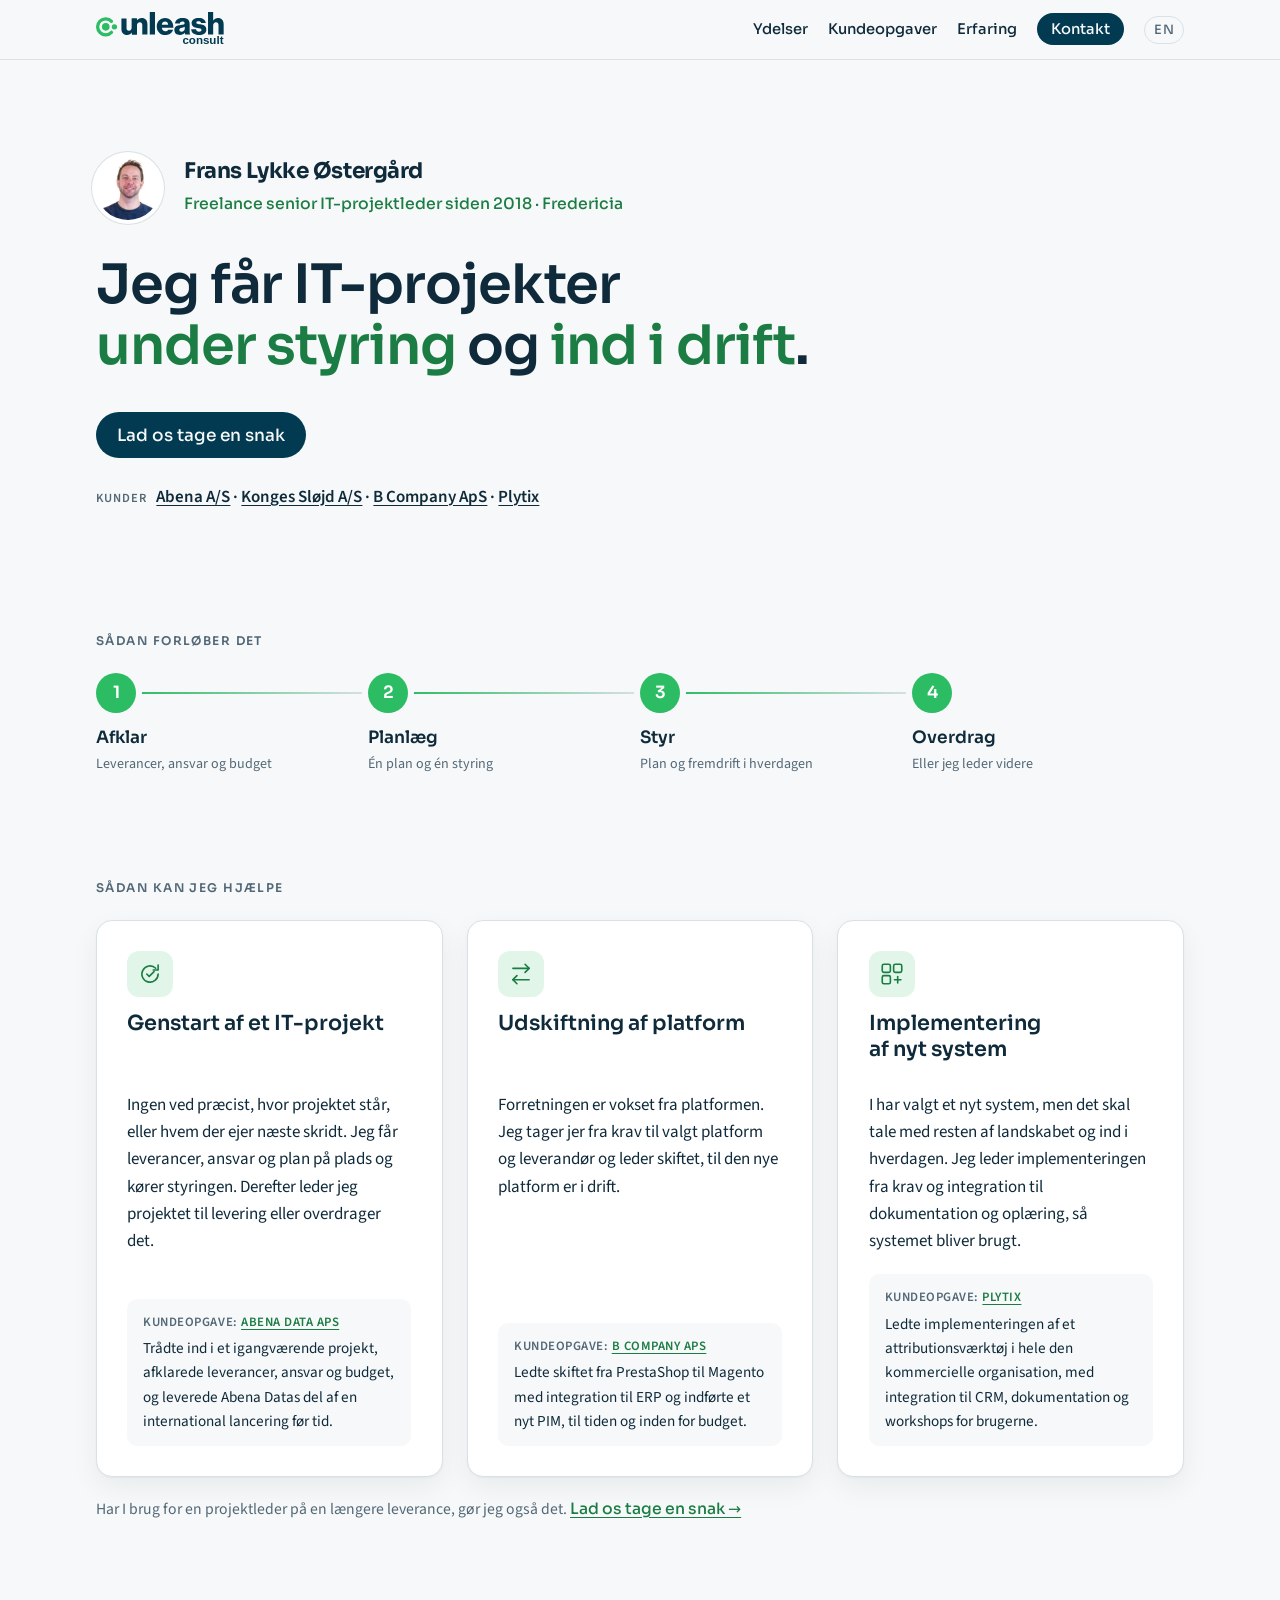
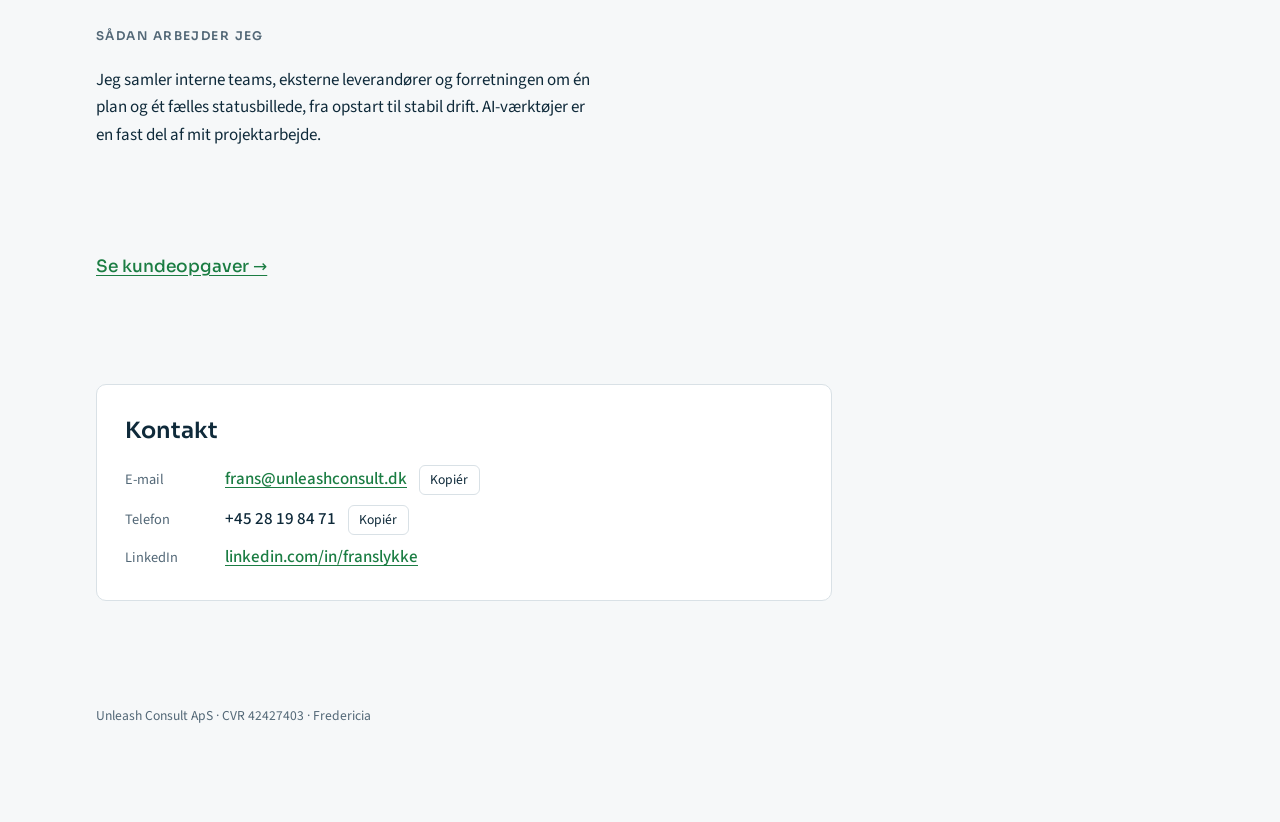
<file: index.html>
<!doctype html>
<html lang="da">
<head>
<meta charset="utf-8">
<meta name="viewport" content="width=device-width, initial-scale=1, viewport-fit=cover">
<title>Unleash Consult</title>
<link rel="icon" href="/favicon.ico" sizes="48x48">
<link rel="icon" type="image/svg+xml" href="/favicon.svg">
<link rel="icon" type="image/png" sizes="192x192" href="/icon-192.png">
<link rel="apple-touch-icon" sizes="180x180" href="/apple-touch-icon.png">
<link rel="manifest" href="/site.webmanifest">
<meta name="theme-color" content="#2cbc63">
<link rel="canonical" href="https://unleashconsult.dk/">
<link rel="alternate" hreflang="da" href="https://unleashconsult.dk/">
<link rel="alternate" hreflang="en" href="https://unleashconsult.dk/en/">
<link rel="alternate" hreflang="x-default" href="https://unleashconsult.dk/">
<meta name="description" content="Frans Lykke Østergård, freelance senior IT-projektleder. Genstart af IT-projekter, udskiftning af platform og implementering af nye systemer, fra krav til drift.">
<link rel="preconnect" href="https://fonts.googleapis.com">
<link rel="preconnect" href="https://fonts.gstatic.com" crossorigin>
<link rel="stylesheet" href="https://fonts.googleapis.com/css2?family=Sora:wght@500;600;700&family=Source+Sans+3:wght@400;500;600&display=swap">
<link rel="stylesheet" href="styles.css?v=20261111b">
</head>
<body class="frontpage">

<nav class="top" aria-label="Hovedmenu">
  <div class="bar">
    <a class="home" href="./" aria-label="Unleash Consult, til forsiden"><svg class="logo" role="img" aria-label="Unleash Consult" xmlns="http://www.w3.org/2000/svg" viewBox="0 0 1117.87 305.71"><g id="Layer_2" data-name="Layer 2"><g id="Layer_1-2" data-name="Layer 1"><path class="lg-ink" d="M222,148.32V55.86h44.58V139c0,15.41,6.88,23.94,21.19,23.94,15.41,0,24.77-11.56,24.77-28.34V55.86h44.85V196.74H314.49V179.41h-.83c-10.18,13.76-22.56,21.47-42.1,21.47C239.1,200.88,222,179.69,222,148.32Z"/><path class="lg-ink" d="M312.57,55.86h43.2V75.12h.83C367.05,60,380.54,51.73,400.07,51.73c30.83,0,49,22,49,53.39v91.62H404.2V114.2c0-14.87-7.43-25-22-25-14.86,0-24.77,12.38-24.77,29.73v77.86H312.57Z"/><path class="lg-ink" d="M469.67,0h45.41V196.74H469.67Z"/><path class="lg-ink" d="M530.48,126c0-42.11,29.44-74.3,72.37-74.3,20.09,0,36,6.61,48.16,17.61,16.78,15.41,25,39.9,24.76,68.52H574.51c2.75,19,13.21,30.82,31.65,30.82,11.82,0,19.53-5.23,23.38-14H673.3c-3,12.65-11.29,24.76-23.67,33.29-11.83,8.26-26.14,12.94-44,12.94C559.1,200.88,530.48,168.68,530.48,126Zm99.89-14.86c-1.65-16.79-12.11-27.51-26.69-27.51-17.06,0-25.87,10.72-28.89,27.51Z"/><path class="lg-ink" d="M684.29,157.4c0-31.1,24.77-40.45,53.93-44.31,26.42-3.3,35.78-6,35.78-15.68,0-9.08-5.78-15.13-19.26-15.13-14.32,0-21.47,6.32-22.84,18.16H690.62C691.72,74.3,711.81,52,754.46,52c21.18,0,35.5,3.86,45.67,11.56,12.11,8.81,17.9,22.57,17.9,40.18v71c0,11.29,1.09,17.61,4.94,20.09v1.92H779.5c-2.21-3-3.58-8.53-4.68-15.68h-.55c-8.25,11.83-20.64,19.27-41.83,19.27C704.38,200.33,684.29,185.19,684.29,157.4Zm90.8-11V129.6c-5.77,3-14,5.23-23.11,7.44-17.34,3.85-24.49,8.25-24.49,19,0,11.28,8.26,15.69,19.26,15.69C763.54,171.71,775.09,161.52,775.09,146.39Z"/><path class="lg-ink" d="M831.21,151.06h42.38c1.65,14,11,20.92,25.87,20.92,13.48,0,22-4.95,22-14,0-12.66-17.06-14-35.77-17.34-24.49-4.12-50.63-10.73-50.63-43.75,0-29.72,27.51-45.13,60.81-45.13,39.9,0,61.37,17.34,63.57,45.13H918.17C916.51,84.2,908,80.35,895.61,80.35c-11,0-19.55,4.12-19.55,12.93,0,9.91,16,11.28,33.85,14.59,24.77,4.12,53.94,10.45,53.94,46.5,0,30.82-27.24,46.78-64.12,46.78C858.45,201.15,832.59,182.16,831.21,151.06Z"/><path class="lg-ink" d="M978.42,0h44.85V73.2h.83c10.18-13.49,22.29-21.47,41.82-21.47,30.82,0,49,22,49,53.39v91.62h-44.85V114.2c0-14.87-7.43-25-22-25-14.86,0-24.77,12.38-24.77,29.73v77.86H978.42Z"/><text class="lg-ink lg-txt" x="1113.5" y="279.16" text-anchor="end">consult</text><path class="lg-green" d="M149.38,81.6A14.11,14.11,0,0,1,125,91.27,55.44,55.44,0,0,0,84.2,73.63a56,56,0,1,0,0,112A55.48,55.48,0,0,0,125,167.94a14.11,14.11,0,1,1,20.56,19.32,84.24,84.24,0,1,1,0-115.32A14.06,14.06,0,0,1,149.38,81.6Z"/><circle class="lg-green" cx="85.28" cy="129.6" r="33.4"/><circle class="lg-green" cx="160.69" cy="129.6" r="23.49"/></g></g></svg></a>
    <ul>
      <li class="nav-services"><a href="./#services">Ydelser</a></li>
      <li><a href="cases.html">Kundeopgaver</a></li>
      <li><a href="experience.html">Erfaring</a></li>
      <li><a class="cta" href="#contact">Kontakt</a></li>
      <li><a class="lang" href="en/" hreflang="en" lang="en" aria-label="English version">EN</a></li>
    </ul>
  </div>
</nav>
<div class="wrap" id="top">


  <header>
    <div class="id">
      <img class="photo" src="frans.jpg" alt="Frans Lykke Østergård" width="132" height="132">
      <div class="name">
        <h1>Frans Lykke Østergård</h1>
        <div class="role">Freelance senior IT-projektleder siden 2018 · Fredericia</div>
      </div>
    </div>
    <p class="lede-one">Jeg får IT-projekter <em class="hl">under styring</em> og <em class="hl">ind i drift</em>.</p>
    <p class="actions"><a class="btn" href="#contact">Lad os tage en snak</a></p>
    <p class="meta"><span class="k">Kunder</span> <a href="experience.html#abena-data">Abena A/S</a> · <a href="experience.html#konges-slojd">Konges Sløjd A/S</a> · <a href="experience.html#b-company">B Company ApS</a> · <a href="experience.html#plytix">Plytix</a></p>
  </header>




  <section class="flow" aria-label="Sådan forløber det">
    <div class="label">Sådan forløber det</div>
    <ol><li><b>1</b><span>Afklar</span><small>Leverancer, ansvar og budget</small></li><li><b>2</b><span>Planlæg</span><small>Én plan og én styring</small></li><li><b>3</b><span>Styr</span><small>Plan og fremdrift i hverdagen</small></li><li><b>4</b><span>Overdrag</span><small>Eller jeg leder videre</small></li></ol>
  </section>

  <section id="services">
    <div class="label">Sådan kan jeg hjælpe</div>
    <ul class="svc">
      <li>
        <div class="svc-head"><svg class="svc-icon" aria-hidden="true" viewBox="0 0 32 32" fill="none" stroke="currentColor" stroke-width="2" stroke-linecap="round" stroke-linejoin="round"><path d="M26 16a10 10 0 1 1-3-7.1"/><polyline points="26 5 26 11 20 11"/><polyline points="12 16 15 19 21 13"/></svg><h2>Genstart af et IT-projekt</h2></div>
        <div class="svc-body">
          <p>Ingen ved præcist, hvor projektet står, eller hvem der ejer næste skridt. Jeg får leverancer, ansvar og plan på plads og kører styringen. Derefter leder jeg projektet til levering eller overdrager det.</p>
          <p class="case"><span>Kundeopgave: <a href="cases.html#abena-genstart">Abena Data ApS</a></span>Trådte ind i et igangværende projekt, afklarede leverancer, ansvar og budget, og leverede Abena Datas del af en international lancering før tid.</p>
        </div>
      </li>
      <li>
        <div class="svc-head"><svg class="svc-icon" aria-hidden="true" viewBox="0 0 32 32" fill="none" stroke="currentColor" stroke-width="2" stroke-linecap="round" stroke-linejoin="round"><polyline points="21 4 26 9 21 14"/><line x1="6" y1="9" x2="26" y2="9"/><polyline points="11 18 6 23 11 28"/><line x1="26" y1="23" x2="6" y2="23"/></svg><h2>Udskiftning af platform</h2></div>
        <div class="svc-body">
          <p>Forretningen er vokset fra platformen. Jeg tager jer fra krav til valgt platform og leverandør og leder skiftet, til den nye platform er i drift.</p>
          <p class="case"><span>Kundeopgave: <a href="cases.html#b-company">B Company ApS</a></span>Ledte skiftet fra PrestaShop til Magento med integration til ERP og indførte et nyt PIM, til tiden og inden for budget.</p>
        </div>
      </li>
      <li>
        <div class="svc-head"><svg class="svc-icon" aria-hidden="true" viewBox="0 0 32 32" fill="none" stroke="currentColor" stroke-width="2" stroke-linecap="round" stroke-linejoin="round"><rect x="4" y="4" width="10" height="10" rx="2"/><rect x="18" y="4" width="10" height="10" rx="2"/><rect x="4" y="18" width="10" height="10" rx="2"/><line x1="23" y1="19" x2="23" y2="27"/><line x1="19" y1="23" x2="27" y2="23"/></svg><h2>Implementering af nyt system</h2></div>
        <div class="svc-body">
          <p>I har valgt et nyt system, men det skal tale med resten af landskabet og ind i hverdagen. Jeg leder implementeringen fra krav og integration til dokumentation og oplæring, så systemet bliver brugt.</p>
          <p class="case"><span>Kundeopgave: <a href="cases.html#plytix">Plytix</a></span>Ledte implementeringen af et attributionsværktøj i hele den kommercielle organisation, med integration til CRM, dokumentation og workshops for brugerne.</p>
        </div>
      </li>
    </ul>
    <p class="pm-note">Har I brug for en projektleder på en længere leverance, gør jeg også det. <a href="#contact">Lad os tage en snak →</a></p>
  </section>


  <section id="how">
    <div class="label">Sådan arbejder jeg</div>
    <div class="lede">
      <p>Jeg samler interne teams, eksterne leverandører og forretningen om én plan og ét fælles statusbillede, fra opstart til stabil drift. AI-værktøjer er en fast del af mit projektarbejde.</p>
    </div>
  </section>

  <p class="more"><a href="cases.html">Se kundeopgaver →</a></p>

  <section class="contact" id="contact">
    <h2>Kontakt</h2>
    <div class="rows">
      <div class="row"><span class="k">E-mail</span><a class="v" href="mailto:frans@unleashconsult.dk">frans@unleashconsult.dk</a><button class="copy" type="button" data-copy="frans@unleashconsult.dk">Kopiér</button></div>
      <div class="row"><span class="k">Telefon</span><span class="v">+45 28 19 84 71</span><button class="copy" type="button" data-copy="+4528198471">Kopiér</button></div>
      <div class="row"><span class="k">LinkedIn</span><a class="v" href="https://www.linkedin.com/in/franslykke" target="_blank" rel="noopener">linkedin.com/in/franslykke</a></div>
    </div>
  </section>

  <footer>Unleash Consult ApS · CVR 42427403 · Fredericia</footer>
</div>

<script>
document.querySelectorAll('.copy').forEach(function (b) {
  b.addEventListener('click', function () {
    var t = b.getAttribute('data-copy');
    var done = function () { b.textContent = 'Kopieret'; setTimeout(function () { b.textContent = 'Kopiér'; }, 1600); };
    try { navigator.clipboard.writeText(t).then(done, done); } catch (e) { done(); }
  });
});
</script>

</body>
</html>
</file>
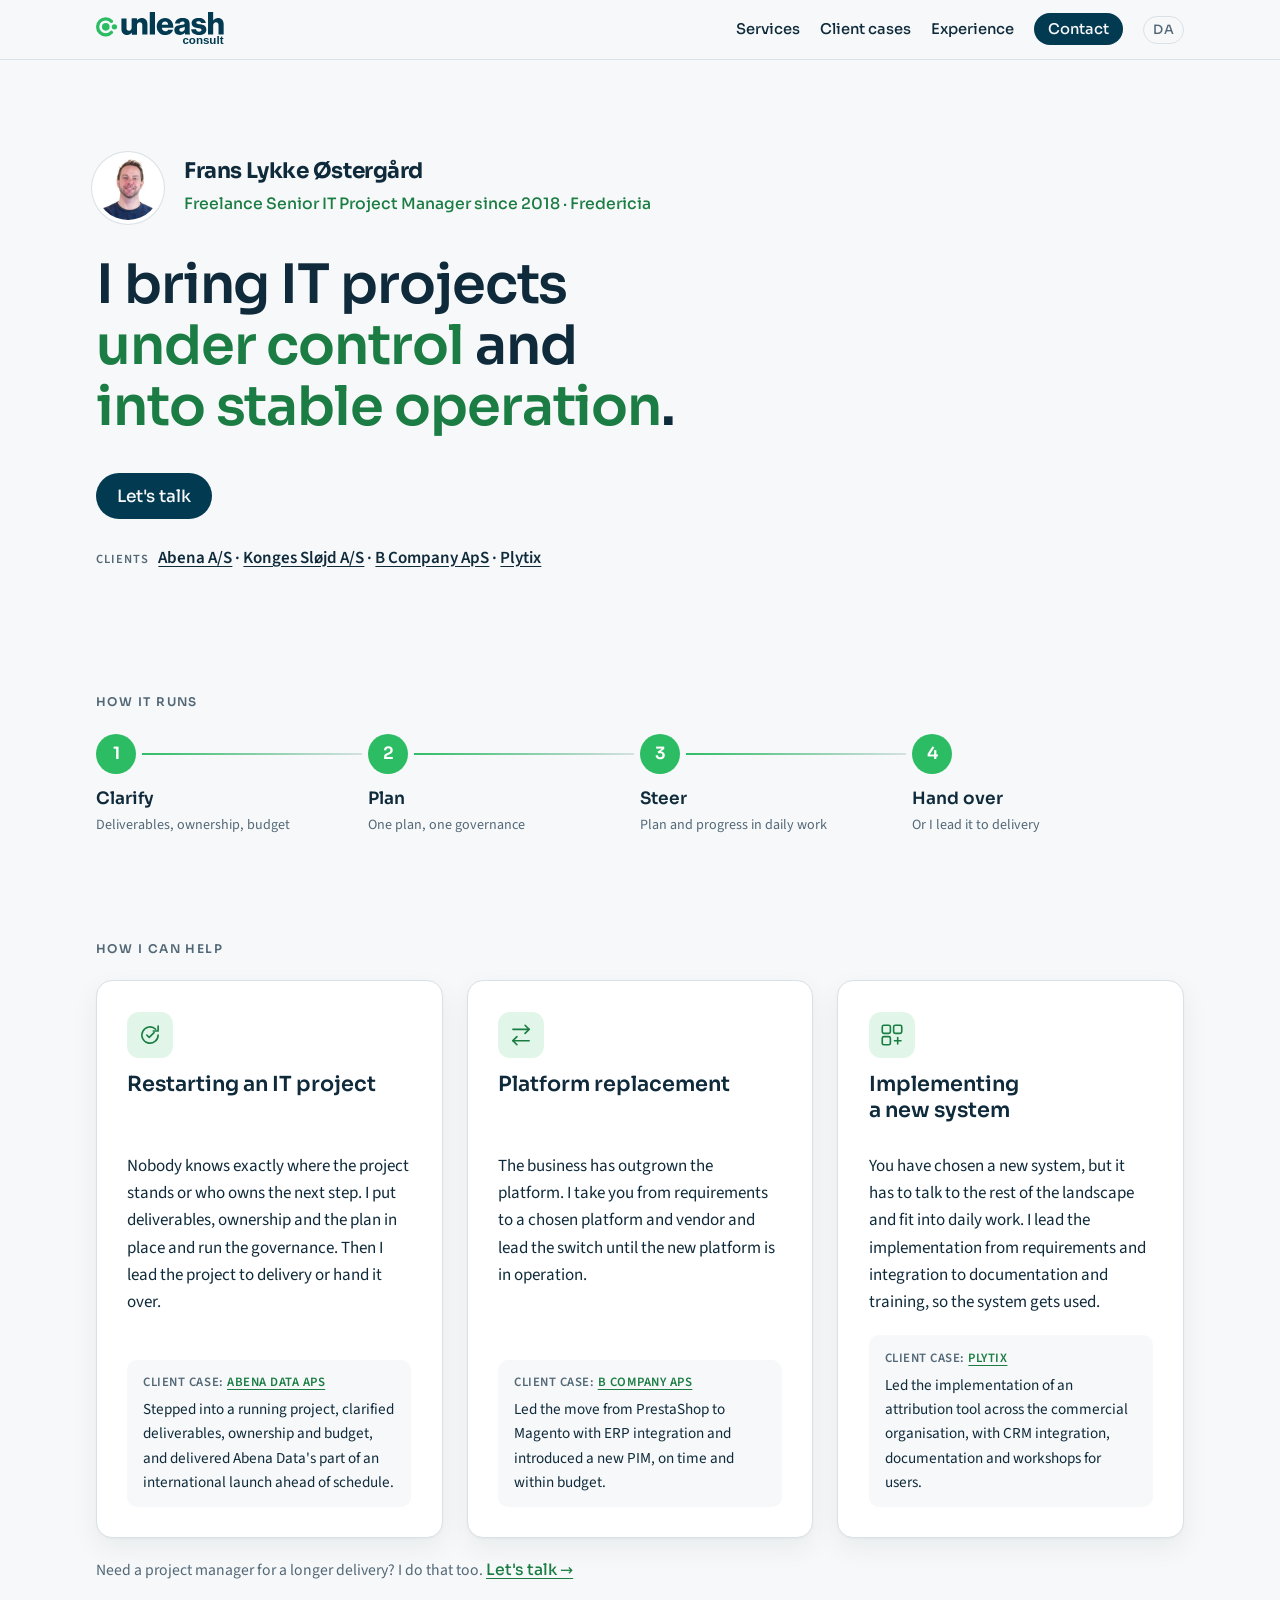
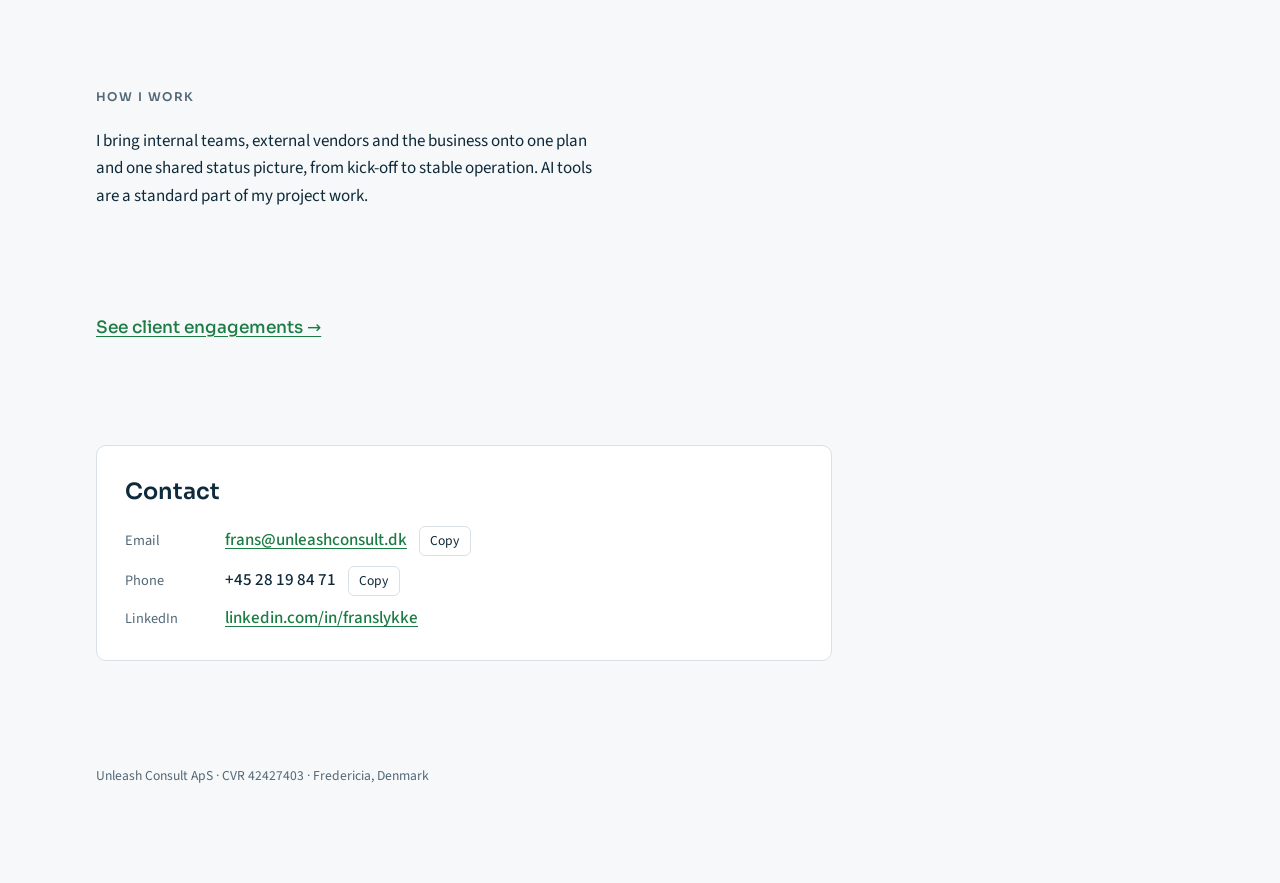
<file: en/index.html>
<!doctype html>
<html lang="en">
<head>
<meta charset="utf-8">
<meta name="viewport" content="width=device-width, initial-scale=1, viewport-fit=cover">
<title>Unleash Consult</title>
<link rel="icon" href="/favicon.ico" sizes="48x48">
<link rel="icon" type="image/svg+xml" href="/favicon.svg">
<link rel="icon" type="image/png" sizes="192x192" href="/icon-192.png">
<link rel="apple-touch-icon" sizes="180x180" href="/apple-touch-icon.png">
<link rel="manifest" href="/site.webmanifest">
<meta name="theme-color" content="#2cbc63">
<link rel="canonical" href="https://unleashconsult.dk/en/">
<link rel="alternate" hreflang="da" href="https://unleashconsult.dk/">
<link rel="alternate" hreflang="en" href="https://unleashconsult.dk/en/">
<link rel="alternate" hreflang="x-default" href="https://unleashconsult.dk/">
<meta name="description" content="Frans Lykke Østergård, freelance Senior IT Project Manager. Restarting IT projects, platform replacement and implementing new systems, from requirements to operation.">
<link rel="preconnect" href="https://fonts.googleapis.com">
<link rel="preconnect" href="https://fonts.gstatic.com" crossorigin>
<link rel="stylesheet" href="https://fonts.googleapis.com/css2?family=Sora:wght@500;600;700&family=Source+Sans+3:wght@400;500;600&display=swap">
<link rel="stylesheet" href="../styles.css?v=20261111b">
</head>
<body class="frontpage">

<nav class="top" aria-label="Main">
  <div class="bar">
    <a class="home" href="./" aria-label="Unleash Consult, top of page"><svg class="logo" role="img" aria-label="Unleash Consult" xmlns="http://www.w3.org/2000/svg" viewBox="0 0 1117.87 305.71"><g id="Layer_2" data-name="Layer 2"><g id="Layer_1-2" data-name="Layer 1"><path class="lg-ink" d="M222,148.32V55.86h44.58V139c0,15.41,6.88,23.94,21.19,23.94,15.41,0,24.77-11.56,24.77-28.34V55.86h44.85V196.74H314.49V179.41h-.83c-10.18,13.76-22.56,21.47-42.1,21.47C239.1,200.88,222,179.69,222,148.32Z"/><path class="lg-ink" d="M312.57,55.86h43.2V75.12h.83C367.05,60,380.54,51.73,400.07,51.73c30.83,0,49,22,49,53.39v91.62H404.2V114.2c0-14.87-7.43-25-22-25-14.86,0-24.77,12.38-24.77,29.73v77.86H312.57Z"/><path class="lg-ink" d="M469.67,0h45.41V196.74H469.67Z"/><path class="lg-ink" d="M530.48,126c0-42.11,29.44-74.3,72.37-74.3,20.09,0,36,6.61,48.16,17.61,16.78,15.41,25,39.9,24.76,68.52H574.51c2.75,19,13.21,30.82,31.65,30.82,11.82,0,19.53-5.23,23.38-14H673.3c-3,12.65-11.29,24.76-23.67,33.29-11.83,8.26-26.14,12.94-44,12.94C559.1,200.88,530.48,168.68,530.48,126Zm99.89-14.86c-1.65-16.79-12.11-27.51-26.69-27.51-17.06,0-25.87,10.72-28.89,27.51Z"/><path class="lg-ink" d="M684.29,157.4c0-31.1,24.77-40.45,53.93-44.31,26.42-3.3,35.78-6,35.78-15.68,0-9.08-5.78-15.13-19.26-15.13-14.32,0-21.47,6.32-22.84,18.16H690.62C691.72,74.3,711.81,52,754.46,52c21.18,0,35.5,3.86,45.67,11.56,12.11,8.81,17.9,22.57,17.9,40.18v71c0,11.29,1.09,17.61,4.94,20.09v1.92H779.5c-2.21-3-3.58-8.53-4.68-15.68h-.55c-8.25,11.83-20.64,19.27-41.83,19.27C704.38,200.33,684.29,185.19,684.29,157.4Zm90.8-11V129.6c-5.77,3-14,5.23-23.11,7.44-17.34,3.85-24.49,8.25-24.49,19,0,11.28,8.26,15.69,19.26,15.69C763.54,171.71,775.09,161.52,775.09,146.39Z"/><path class="lg-ink" d="M831.21,151.06h42.38c1.65,14,11,20.92,25.87,20.92,13.48,0,22-4.95,22-14,0-12.66-17.06-14-35.77-17.34-24.49-4.12-50.63-10.73-50.63-43.75,0-29.72,27.51-45.13,60.81-45.13,39.9,0,61.37,17.34,63.57,45.13H918.17C916.51,84.2,908,80.35,895.61,80.35c-11,0-19.55,4.12-19.55,12.93,0,9.91,16,11.28,33.85,14.59,24.77,4.12,53.94,10.45,53.94,46.5,0,30.82-27.24,46.78-64.12,46.78C858.45,201.15,832.59,182.16,831.21,151.06Z"/><path class="lg-ink" d="M978.42,0h44.85V73.2h.83c10.18-13.49,22.29-21.47,41.82-21.47,30.82,0,49,22,49,53.39v91.62h-44.85V114.2c0-14.87-7.43-25-22-25-14.86,0-24.77,12.38-24.77,29.73v77.86H978.42Z"/><text class="lg-ink lg-txt" x="1113.5" y="279.16" text-anchor="end">consult</text><path class="lg-green" d="M149.38,81.6A14.11,14.11,0,0,1,125,91.27,55.44,55.44,0,0,0,84.2,73.63a56,56,0,1,0,0,112A55.48,55.48,0,0,0,125,167.94a14.11,14.11,0,1,1,20.56,19.32,84.24,84.24,0,1,1,0-115.32A14.06,14.06,0,0,1,149.38,81.6Z"/><circle class="lg-green" cx="85.28" cy="129.6" r="33.4"/><circle class="lg-green" cx="160.69" cy="129.6" r="23.49"/></g></g></svg></a>
    <ul>
      <li class="nav-services"><a href="./#services">Services</a></li>
      <li><a href="cases.html">Client cases</a></li>
      <li><a href="experience.html">Experience</a></li>
      <li><a class="cta" href="#contact">Contact</a></li>
      <li><a class="lang" href="../" hreflang="da" lang="da" aria-label="Dansk version">DA</a></li>
    </ul>
  </div>
</nav>
<div class="wrap" id="top">


  <header>
    <div class="id">
      <img class="photo" src="../frans.jpg" alt="Frans Lykke Østergård" width="132" height="132">
      <div class="name">
        <h1>Frans Lykke Østergård</h1>
        <div class="role">Freelance Senior IT Project Manager since 2018 · Fredericia</div>
      </div>
    </div>
    <p class="lede-one">I bring IT projects <em class="hl">under control</em> and <em class="hl">into stable operation</em>.</p>
    <p class="actions"><a class="btn" href="#contact">Let's talk</a></p>
    <p class="meta"><span class="k">Clients</span> <a href="experience.html#abena-data">Abena A/S</a> · <a href="experience.html#konges-slojd">Konges Sløjd A/S</a> · <a href="experience.html#b-company">B Company ApS</a> · <a href="experience.html#plytix">Plytix</a></p>
  </header>




  <section class="flow" aria-label="How it runs">
    <div class="label">How it runs</div>
    <ol><li><b>1</b><span>Clarify</span><small>Deliverables, ownership, budget</small></li><li><b>2</b><span>Plan</span><small>One plan, one governance</small></li><li><b>3</b><span>Steer</span><small>Plan and progress in daily work</small></li><li><b>4</b><span>Hand over</span><small>Or I lead it to delivery</small></li></ol>
  </section>

  <section id="services">
    <div class="label">How I can help</div>
    <ul class="svc">
      <li>
        <div class="svc-head"><svg class="svc-icon" aria-hidden="true" viewBox="0 0 32 32" fill="none" stroke="currentColor" stroke-width="2" stroke-linecap="round" stroke-linejoin="round"><path d="M26 16a10 10 0 1 1-3-7.1"/><polyline points="26 5 26 11 20 11"/><polyline points="12 16 15 19 21 13"/></svg><h2>Restarting an IT project</h2></div>
        <div class="svc-body">
          <p>Nobody knows exactly where the project stands or who owns the next step. I put deliverables, ownership and the plan in place and run the governance. Then I lead the project to delivery or hand it over.</p>
          <p class="case"><span>Client case: <a href="cases.html#abena-genstart">Abena Data ApS</a></span>Stepped into a running project, clarified deliverables, ownership and budget, and delivered Abena Data's part of an international launch ahead of schedule.</p>
        </div>
      </li>
      <li>
        <div class="svc-head"><svg class="svc-icon" aria-hidden="true" viewBox="0 0 32 32" fill="none" stroke="currentColor" stroke-width="2" stroke-linecap="round" stroke-linejoin="round"><polyline points="21 4 26 9 21 14"/><line x1="6" y1="9" x2="26" y2="9"/><polyline points="11 18 6 23 11 28"/><line x1="26" y1="23" x2="6" y2="23"/></svg><h2>Platform replacement</h2></div>
        <div class="svc-body">
          <p>The business has outgrown the platform. I take you from requirements to a chosen platform and vendor and lead the switch until the new platform is in operation.</p>
          <p class="case"><span>Client case: <a href="cases.html#b-company">B Company ApS</a></span>Led the move from PrestaShop to Magento with ERP integration and introduced a new PIM, on time and within budget.</p>
        </div>
      </li>
      <li>
        <div class="svc-head"><svg class="svc-icon" aria-hidden="true" viewBox="0 0 32 32" fill="none" stroke="currentColor" stroke-width="2" stroke-linecap="round" stroke-linejoin="round"><rect x="4" y="4" width="10" height="10" rx="2"/><rect x="18" y="4" width="10" height="10" rx="2"/><rect x="4" y="18" width="10" height="10" rx="2"/><line x1="23" y1="19" x2="23" y2="27"/><line x1="19" y1="23" x2="27" y2="23"/></svg><h2>Implementing a new system</h2></div>
        <div class="svc-body">
          <p>You have chosen a new system, but it has to talk to the rest of the landscape and fit into daily work. I lead the implementation from requirements and integration to documentation and training, so the system gets used.</p>
          <p class="case"><span>Client case: <a href="cases.html#plytix">Plytix</a></span>Led the implementation of an attribution tool across the commercial organisation, with CRM integration, documentation and workshops for users.</p>
        </div>
      </li>
    </ul>
    <p class="pm-note">Need a project manager for a longer delivery? I do that too. <a href="#contact">Let's talk →</a></p>
  </section>


  <section id="how">
    <div class="label">How I work</div>
    <div class="lede">
      <p>I bring internal teams, external vendors and the business onto one plan and one shared status picture, from kick-off to stable operation. AI tools are a standard part of my project work.</p>
    </div>
  </section>

  <p class="more"><a href="cases.html">See client engagements →</a></p>

  <section class="contact" id="contact">
    <h2>Contact</h2>
    <div class="rows">
      <div class="row"><span class="k">Email</span><a class="v" href="mailto:frans@unleashconsult.dk">frans@unleashconsult.dk</a><button class="copy" type="button" data-copy="frans@unleashconsult.dk">Copy</button></div>
      <div class="row"><span class="k">Phone</span><span class="v">+45 28 19 84 71</span><button class="copy" type="button" data-copy="+4528198471">Copy</button></div>
      <div class="row"><span class="k">LinkedIn</span><a class="v" href="https://www.linkedin.com/in/franslykke" target="_blank" rel="noopener">linkedin.com/in/franslykke</a></div>
    </div>
  </section>

  <footer>Unleash Consult ApS · CVR 42427403 · Fredericia, Denmark</footer>
</div>

<script>
document.querySelectorAll('.copy').forEach(function (b) {
  b.addEventListener('click', function () {
    var t = b.getAttribute('data-copy');
    var done = function () { b.textContent = 'Copied'; setTimeout(function () { b.textContent = 'Copy'; }, 1600); };
    try { navigator.clipboard.writeText(t).then(done, done); } catch (e) { done(); }
  });
});
</script>

</body>
</html>
</file>
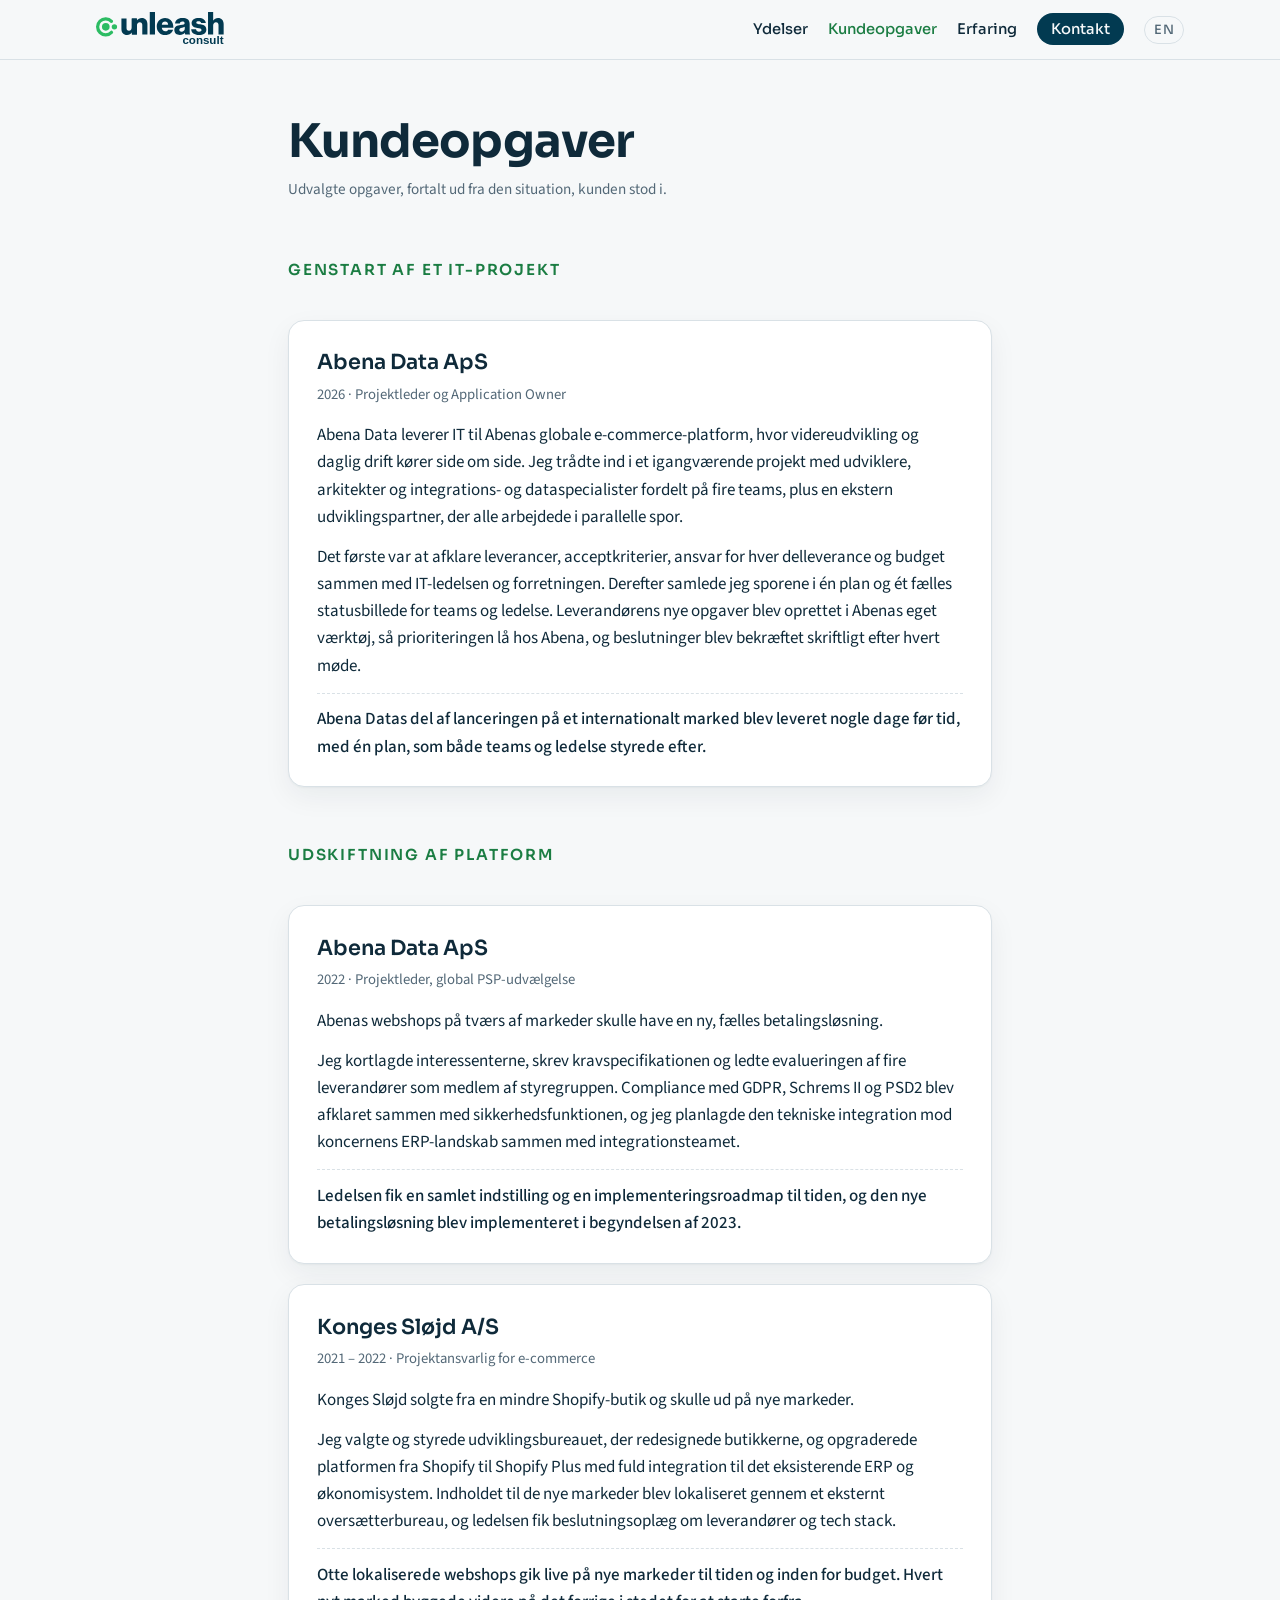
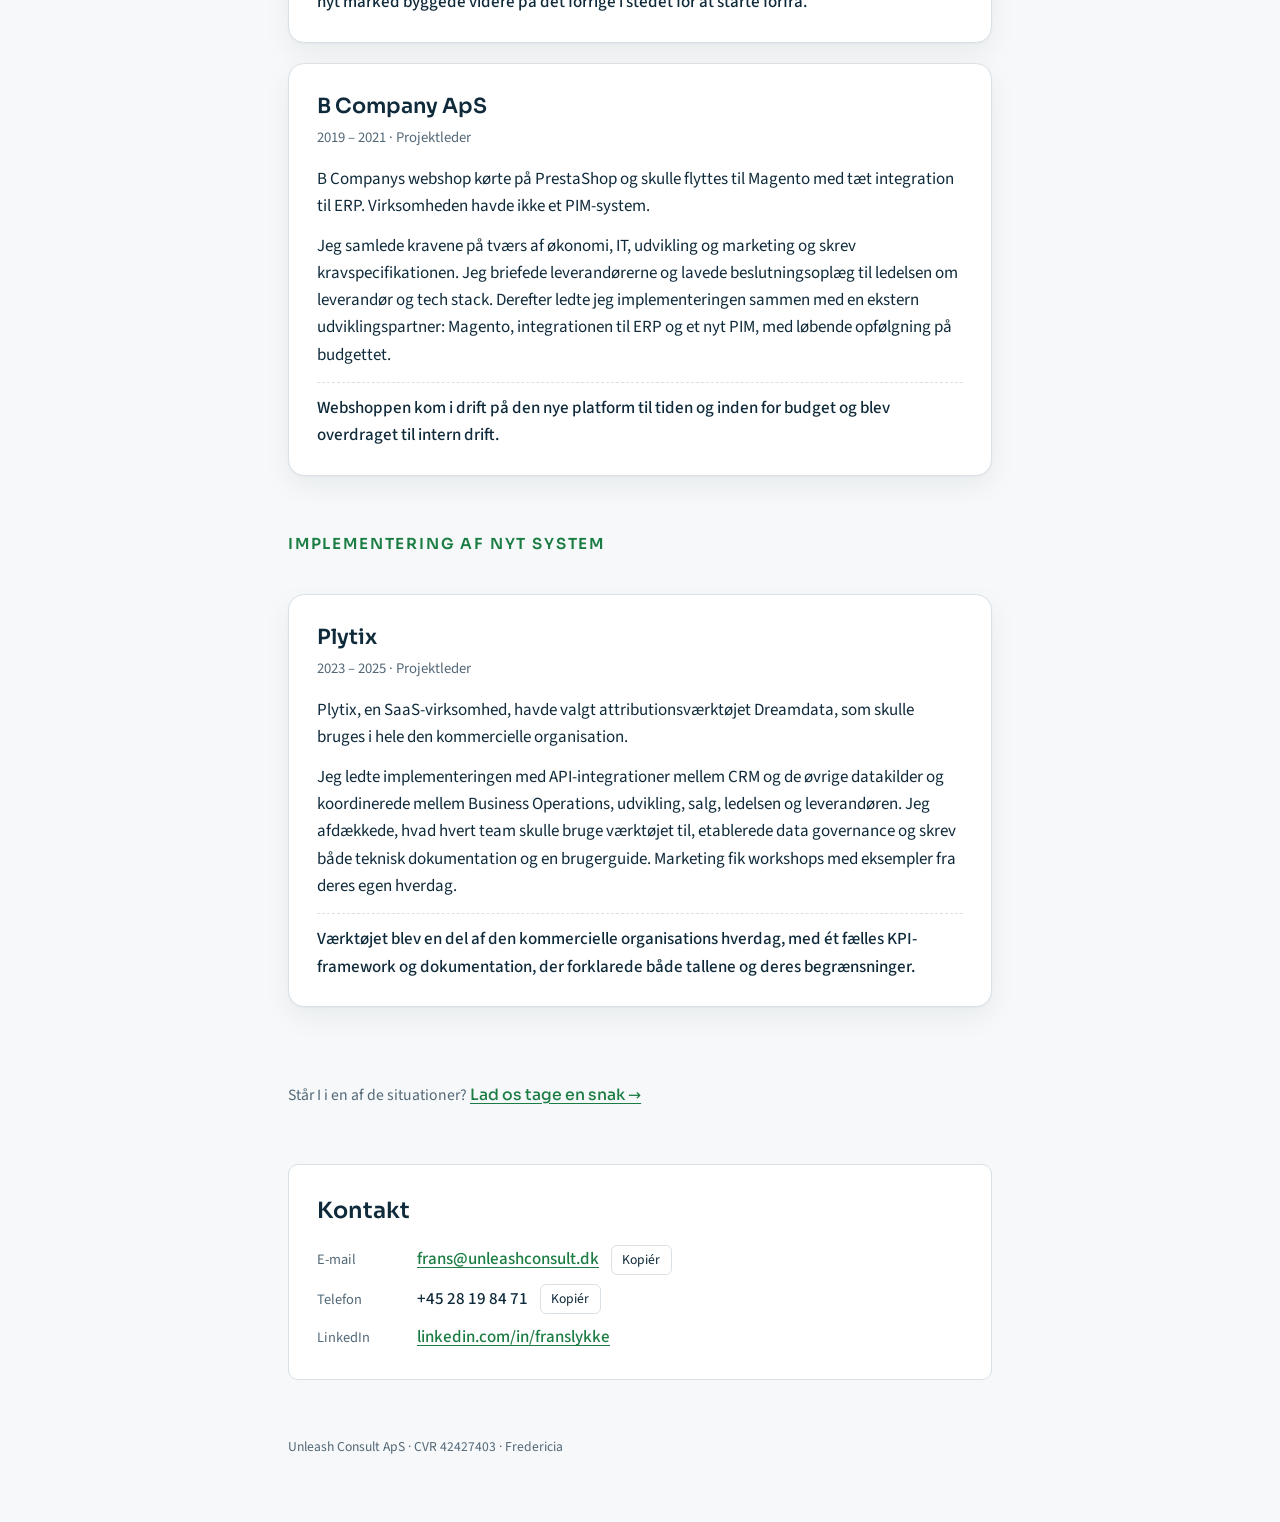
<file: cases.html>
<!doctype html>
<html lang="da">
<head>
<meta charset="utf-8">
<meta name="viewport" content="width=device-width, initial-scale=1, viewport-fit=cover">
<title>Kundeopgaver · Unleash Consult</title>
<link rel="icon" href="/favicon.ico" sizes="48x48">
<link rel="icon" type="image/svg+xml" href="/favicon.svg">
<link rel="icon" type="image/png" sizes="192x192" href="/icon-192.png">
<link rel="apple-touch-icon" sizes="180x180" href="/apple-touch-icon.png">
<link rel="manifest" href="/site.webmanifest">
<meta name="theme-color" content="#2cbc63">
<link rel="canonical" href="https://unleashconsult.dk/cases.html">
<link rel="alternate" hreflang="da" href="https://unleashconsult.dk/cases.html">
<link rel="alternate" hreflang="en" href="https://unleashconsult.dk/en/cases.html">
<link rel="alternate" hreflang="x-default" href="https://unleashconsult.dk/cases.html">
<meta name="description" content="Kundeopgaver fortalt som forløb: genstart af IT-projekter, udskiftning af platform og implementering af nye systemer. Frans Lykke Østergård, freelance senior IT-projektleder.">
<link rel="preconnect" href="https://fonts.googleapis.com">
<link rel="preconnect" href="https://fonts.gstatic.com" crossorigin>
<link rel="stylesheet" href="https://fonts.googleapis.com/css2?family=Sora:wght@500;600;700&family=Source+Sans+3:wght@400;500;600&display=swap">
<link rel="stylesheet" href="styles.css?v=20261111b">
</head>
<body>

<nav class="top" aria-label="Hovedmenu">
  <div class="bar">
    <a class="home" href="./" aria-label="Unleash Consult, til forsiden"><svg class="logo" role="img" aria-label="Unleash Consult" xmlns="http://www.w3.org/2000/svg" viewBox="0 0 1117.87 305.71"><g id="Layer_2" data-name="Layer 2"><g id="Layer_1-2" data-name="Layer 1"><path class="lg-ink" d="M222,148.32V55.86h44.58V139c0,15.41,6.88,23.94,21.19,23.94,15.41,0,24.77-11.56,24.77-28.34V55.86h44.85V196.74H314.49V179.41h-.83c-10.18,13.76-22.56,21.47-42.1,21.47C239.1,200.88,222,179.69,222,148.32Z"/><path class="lg-ink" d="M312.57,55.86h43.2V75.12h.83C367.05,60,380.54,51.73,400.07,51.73c30.83,0,49,22,49,53.39v91.62H404.2V114.2c0-14.87-7.43-25-22-25-14.86,0-24.77,12.38-24.77,29.73v77.86H312.57Z"/><path class="lg-ink" d="M469.67,0h45.41V196.74H469.67Z"/><path class="lg-ink" d="M530.48,126c0-42.11,29.44-74.3,72.37-74.3,20.09,0,36,6.61,48.16,17.61,16.78,15.41,25,39.9,24.76,68.52H574.51c2.75,19,13.21,30.82,31.65,30.82,11.82,0,19.53-5.23,23.38-14H673.3c-3,12.65-11.29,24.76-23.67,33.29-11.83,8.26-26.14,12.94-44,12.94C559.1,200.88,530.48,168.68,530.48,126Zm99.89-14.86c-1.65-16.79-12.11-27.51-26.69-27.51-17.06,0-25.87,10.72-28.89,27.51Z"/><path class="lg-ink" d="M684.29,157.4c0-31.1,24.77-40.45,53.93-44.31,26.42-3.3,35.78-6,35.78-15.68,0-9.08-5.78-15.13-19.26-15.13-14.32,0-21.47,6.32-22.84,18.16H690.62C691.72,74.3,711.81,52,754.46,52c21.18,0,35.5,3.86,45.67,11.56,12.11,8.81,17.9,22.57,17.9,40.18v71c0,11.29,1.09,17.61,4.94,20.09v1.92H779.5c-2.21-3-3.58-8.53-4.68-15.68h-.55c-8.25,11.83-20.64,19.27-41.83,19.27C704.38,200.33,684.29,185.19,684.29,157.4Zm90.8-11V129.6c-5.77,3-14,5.23-23.11,7.44-17.34,3.85-24.49,8.25-24.49,19,0,11.28,8.26,15.69,19.26,15.69C763.54,171.71,775.09,161.52,775.09,146.39Z"/><path class="lg-ink" d="M831.21,151.06h42.38c1.65,14,11,20.92,25.87,20.92,13.48,0,22-4.95,22-14,0-12.66-17.06-14-35.77-17.34-24.49-4.12-50.63-10.73-50.63-43.75,0-29.72,27.51-45.13,60.81-45.13,39.9,0,61.37,17.34,63.57,45.13H918.17C916.51,84.2,908,80.35,895.61,80.35c-11,0-19.55,4.12-19.55,12.93,0,9.91,16,11.28,33.85,14.59,24.77,4.12,53.94,10.45,53.94,46.5,0,30.82-27.24,46.78-64.12,46.78C858.45,201.15,832.59,182.16,831.21,151.06Z"/><path class="lg-ink" d="M978.42,0h44.85V73.2h.83c10.18-13.49,22.29-21.47,41.82-21.47,30.82,0,49,22,49,53.39v91.62h-44.85V114.2c0-14.87-7.43-25-22-25-14.86,0-24.77,12.38-24.77,29.73v77.86H978.42Z"/><text class="lg-ink lg-txt" x="1113.5" y="279.16" text-anchor="end">consult</text><path class="lg-green" d="M149.38,81.6A14.11,14.11,0,0,1,125,91.27,55.44,55.44,0,0,0,84.2,73.63a56,56,0,1,0,0,112A55.48,55.48,0,0,0,125,167.94a14.11,14.11,0,1,1,20.56,19.32,84.24,84.24,0,1,1,0-115.32A14.06,14.06,0,0,1,149.38,81.6Z"/><circle class="lg-green" cx="85.28" cy="129.6" r="33.4"/><circle class="lg-green" cx="160.69" cy="129.6" r="23.49"/></g></g></svg></a>
    <ul>
      <li class="nav-services"><a href="./#services">Ydelser</a></li>
      <li><a href="cases.html" aria-current="page">Kundeopgaver</a></li>
      <li><a href="experience.html">Erfaring</a></li>
      <li><a class="cta" href="#contact">Kontakt</a></li>
      <li><a class="lang" href="en/cases.html" hreflang="en" lang="en" aria-label="English version">EN</a></li>
    </ul>
  </div>
</nav>
<div class="wrap" id="top">

  <header>
    <h1>Kundeopgaver</h1>
    <p class="where">Udvalgte opgaver, fortalt ud fra den situation, kunden stod i.</p>
  </header>

  <section class="story-group" id="genstart">
    <div class="label">Genstart af et IT-projekt</div>
      <article class="story" id="abena-genstart">
        <h3>Abena Data ApS</h3>
        <p class="story-meta">2026 · Projektleder og Application Owner</p>
        <p>Abena Data leverer IT til Abenas globale e-commerce-platform, hvor videreudvikling og daglig drift kører side om side. Jeg trådte ind i et igangværende projekt med udviklere, arkitekter og integrations- og dataspecialister fordelt på fire teams, plus en ekstern udviklingspartner, der alle arbejdede i parallelle spor.</p><p>Det første var at afklare leverancer, acceptkriterier, ansvar for hver delleverance og budget sammen med IT-ledelsen og forretningen. Derefter samlede jeg sporene i én plan og ét fælles statusbillede for teams og ledelse. Leverandørens nye opgaver blev oprettet i Abenas eget værktøj, så prioriteringen lå hos Abena, og beslutninger blev bekræftet skriftligt efter hvert møde.</p><p>Abena Datas del af lanceringen på et internationalt marked blev leveret nogle dage før tid, med én plan, som både teams og ledelse styrede efter.</p>
      </article>
  </section>

  <section class="story-group" id="udskiftning">
    <div class="label">Udskiftning af platform</div>
      <article class="story" id="abena-psp">
        <h3>Abena Data ApS</h3>
        <p class="story-meta">2022 · Projektleder, global PSP-udvælgelse</p>
        <p>Abenas webshops på tværs af markeder skulle have en ny, fælles betalingsløsning.</p><p>Jeg kortlagde interessenterne, skrev kravspecifikationen og ledte evalueringen af fire leverandører som medlem af styregruppen. Compliance med GDPR, Schrems II og PSD2 blev afklaret sammen med sikkerhedsfunktionen, og jeg planlagde den tekniske integration mod koncernens ERP-landskab sammen med integrationsteamet.</p><p>Ledelsen fik en samlet indstilling og en implementeringsroadmap til tiden, og den nye betalingsløsning blev implementeret i begyndelsen af 2023.</p>
      </article>
      <article class="story" id="konges-slojd">
        <h3>Konges Sløjd A/S</h3>
        <p class="story-meta">2021 – 2022 · Projektansvarlig for e-commerce</p>
        <p>Konges Sløjd solgte fra en mindre Shopify-butik og skulle ud på nye markeder.</p><p>Jeg valgte og styrede udviklingsbureauet, der redesignede butikkerne, og opgraderede platformen fra Shopify til Shopify Plus med fuld integration til det eksisterende ERP og økonomisystem. Indholdet til de nye markeder blev lokaliseret gennem et eksternt oversætterbureau, og ledelsen fik beslutningsoplæg om leverandører og tech stack.</p><p>Otte lokaliserede webshops gik live på nye markeder til tiden og inden for budget. Hvert nyt marked byggede videre på det forrige i stedet for at starte forfra.</p>
      </article>
      <article class="story" id="b-company">
        <h3>B Company ApS</h3>
        <p class="story-meta">2019 – 2021 · Projektleder</p>
        <p>B Companys webshop kørte på PrestaShop og skulle flyttes til Magento med tæt integration til ERP. Virksomheden havde ikke et PIM-system.</p><p>Jeg samlede kravene på tværs af økonomi, IT, udvikling og marketing og skrev kravspecifikationen. Jeg briefede leverandørerne og lavede beslutningsoplæg til ledelsen om leverandør og tech stack. Derefter ledte jeg implementeringen sammen med en ekstern udviklingspartner: Magento, integrationen til ERP og et nyt PIM, med løbende opfølgning på budgettet.</p><p>Webshoppen kom i drift på den nye platform til tiden og inden for budget og blev overdraget til intern drift.</p>
      </article>
  </section>

  <section class="story-group" id="implementering">
    <div class="label">Implementering af nyt system</div>
      <article class="story" id="plytix">
        <h3>Plytix</h3>
        <p class="story-meta">2023 – 2025 · Projektleder</p>
        <p>Plytix, en SaaS-virksomhed, havde valgt attributionsværktøjet Dreamdata, som skulle bruges i hele den kommercielle organisation.</p><p>Jeg ledte implementeringen med API-integrationer mellem CRM og de øvrige datakilder og koordinerede mellem Business Operations, udvikling, salg, ledelsen og leverandøren. Jeg afdækkede, hvad hvert team skulle bruge værktøjet til, etablerede data governance og skrev både teknisk dokumentation og en brugerguide. Marketing fik workshops med eksempler fra deres egen hverdag.</p><p>Værktøjet blev en del af den kommercielle organisations hverdag, med ét fælles KPI-framework og dokumentation, der forklarede både tallene og deres begrænsninger.</p>
      </article>
  </section>

  <p class="pm-note">Står I i en af de situationer? <a href="#contact">Lad os tage en snak →</a></p>

  <section class="contact" id="contact">
    <h2>Kontakt</h2>
    <div class="rows">
      <div class="row"><span class="k">E-mail</span><a class="v" href="mailto:frans@unleashconsult.dk">frans@unleashconsult.dk</a><button class="copy" type="button" data-copy="frans@unleashconsult.dk">Kopiér</button></div>
      <div class="row"><span class="k">Telefon</span><span class="v">+45 28 19 84 71</span><button class="copy" type="button" data-copy="+4528198471">Kopiér</button></div>
      <div class="row"><span class="k">LinkedIn</span><a class="v" href="https://www.linkedin.com/in/franslykke" target="_blank" rel="noopener">linkedin.com/in/franslykke</a></div>
    </div>
  </section>

  <footer>Unleash Consult ApS · CVR 42427403 · Fredericia</footer>
</div>

<script>
document.querySelectorAll('.copy').forEach(function (b) {
  b.addEventListener('click', function () {
    var t = b.getAttribute('data-copy');
    var done = function () { b.textContent = 'Kopieret'; setTimeout(function () { b.textContent = 'Kopiér'; }, 1600); };
    try { navigator.clipboard.writeText(t).then(done, done); } catch (e) { done(); }
  });
});
</script>

</body>
</html>
</file>
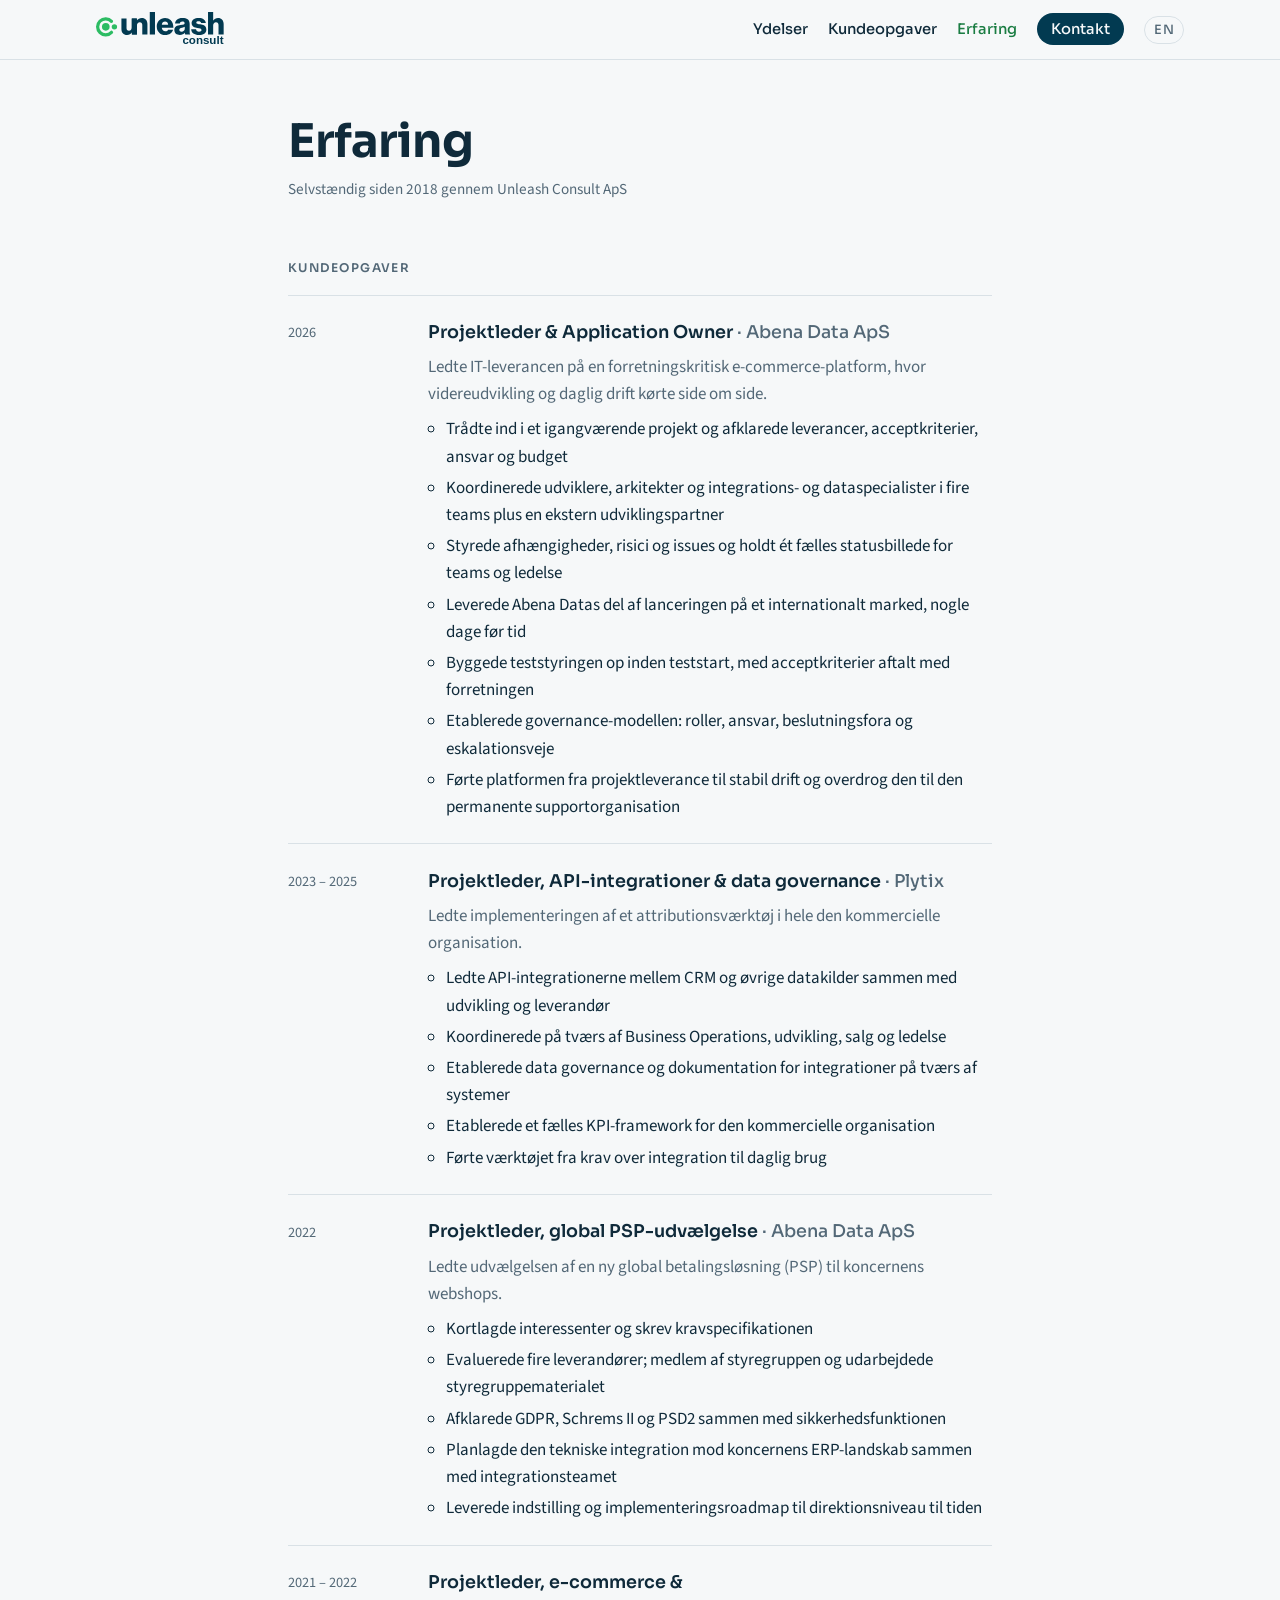
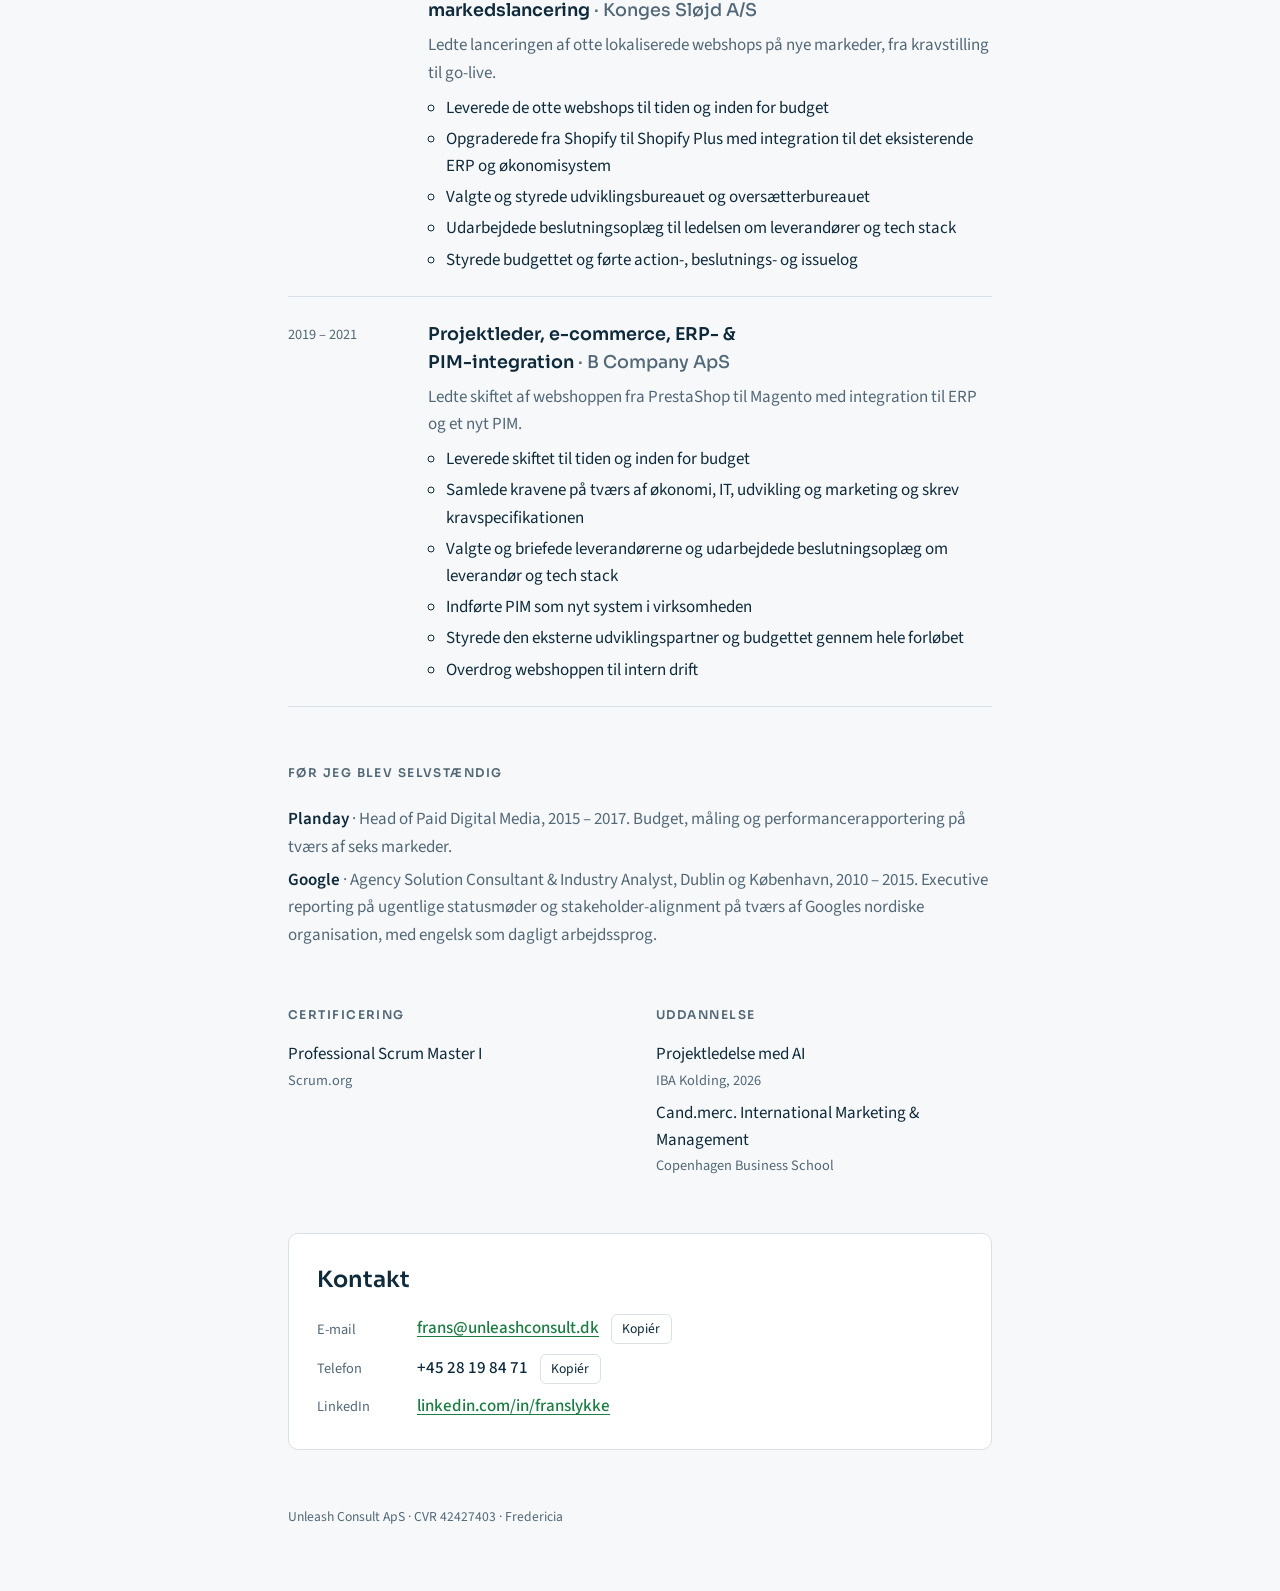
<file: experience.html>
<!doctype html>
<html lang="da">
<head>
<meta charset="utf-8">
<meta name="viewport" content="width=device-width, initial-scale=1, viewport-fit=cover">
<title>Erfaring · Unleash Consult</title>
<link rel="icon" href="/favicon.ico" sizes="48x48">
<link rel="icon" type="image/svg+xml" href="/favicon.svg">
<link rel="icon" type="image/png" sizes="192x192" href="/icon-192.png">
<link rel="apple-touch-icon" sizes="180x180" href="/apple-touch-icon.png">
<link rel="manifest" href="/site.webmanifest">
<meta name="theme-color" content="#2cbc63">
<link rel="canonical" href="https://unleashconsult.dk/experience.html">
<link rel="alternate" hreflang="da" href="https://unleashconsult.dk/experience.html">
<link rel="alternate" hreflang="en" href="https://unleashconsult.dk/en/experience.html">
<link rel="alternate" hreflang="x-default" href="https://unleashconsult.dk/experience.html">
<meta name="description" content="Kundeopgaver, certificering og uddannelse for Frans Lykke Østergård, freelance senior IT-projektleder.">
<link rel="preconnect" href="https://fonts.googleapis.com">
<link rel="preconnect" href="https://fonts.gstatic.com" crossorigin>
<link rel="stylesheet" href="https://fonts.googleapis.com/css2?family=Sora:wght@500;600;700&family=Source+Sans+3:wght@400;500;600&display=swap">
<link rel="stylesheet" href="styles.css?v=20261111b">
</head>
<body>

<nav class="top" aria-label="Hovedmenu">
  <div class="bar">
    <a class="home" href="./" aria-label="Unleash Consult, til forsiden"><svg class="logo" role="img" aria-label="Unleash Consult" xmlns="http://www.w3.org/2000/svg" viewBox="0 0 1117.87 305.71"><g id="Layer_2" data-name="Layer 2"><g id="Layer_1-2" data-name="Layer 1"><path class="lg-ink" d="M222,148.32V55.86h44.58V139c0,15.41,6.88,23.94,21.19,23.94,15.41,0,24.77-11.56,24.77-28.34V55.86h44.85V196.74H314.49V179.41h-.83c-10.18,13.76-22.56,21.47-42.1,21.47C239.1,200.88,222,179.69,222,148.32Z"/><path class="lg-ink" d="M312.57,55.86h43.2V75.12h.83C367.05,60,380.54,51.73,400.07,51.73c30.83,0,49,22,49,53.39v91.62H404.2V114.2c0-14.87-7.43-25-22-25-14.86,0-24.77,12.38-24.77,29.73v77.86H312.57Z"/><path class="lg-ink" d="M469.67,0h45.41V196.74H469.67Z"/><path class="lg-ink" d="M530.48,126c0-42.11,29.44-74.3,72.37-74.3,20.09,0,36,6.61,48.16,17.61,16.78,15.41,25,39.9,24.76,68.52H574.51c2.75,19,13.21,30.82,31.65,30.82,11.82,0,19.53-5.23,23.38-14H673.3c-3,12.65-11.29,24.76-23.67,33.29-11.83,8.26-26.14,12.94-44,12.94C559.1,200.88,530.48,168.68,530.48,126Zm99.89-14.86c-1.65-16.79-12.11-27.51-26.69-27.51-17.06,0-25.87,10.72-28.89,27.51Z"/><path class="lg-ink" d="M684.29,157.4c0-31.1,24.77-40.45,53.93-44.31,26.42-3.3,35.78-6,35.78-15.68,0-9.08-5.78-15.13-19.26-15.13-14.32,0-21.47,6.32-22.84,18.16H690.62C691.72,74.3,711.81,52,754.46,52c21.18,0,35.5,3.86,45.67,11.56,12.11,8.81,17.9,22.57,17.9,40.18v71c0,11.29,1.09,17.61,4.94,20.09v1.92H779.5c-2.21-3-3.58-8.53-4.68-15.68h-.55c-8.25,11.83-20.64,19.27-41.83,19.27C704.38,200.33,684.29,185.19,684.29,157.4Zm90.8-11V129.6c-5.77,3-14,5.23-23.11,7.44-17.34,3.85-24.49,8.25-24.49,19,0,11.28,8.26,15.69,19.26,15.69C763.54,171.71,775.09,161.52,775.09,146.39Z"/><path class="lg-ink" d="M831.21,151.06h42.38c1.65,14,11,20.92,25.87,20.92,13.48,0,22-4.95,22-14,0-12.66-17.06-14-35.77-17.34-24.49-4.12-50.63-10.73-50.63-43.75,0-29.72,27.51-45.13,60.81-45.13,39.9,0,61.37,17.34,63.57,45.13H918.17C916.51,84.2,908,80.35,895.61,80.35c-11,0-19.55,4.12-19.55,12.93,0,9.91,16,11.28,33.85,14.59,24.77,4.12,53.94,10.45,53.94,46.5,0,30.82-27.24,46.78-64.12,46.78C858.45,201.15,832.59,182.16,831.21,151.06Z"/><path class="lg-ink" d="M978.42,0h44.85V73.2h.83c10.18-13.49,22.29-21.47,41.82-21.47,30.82,0,49,22,49,53.39v91.62h-44.85V114.2c0-14.87-7.43-25-22-25-14.86,0-24.77,12.38-24.77,29.73v77.86H978.42Z"/><text class="lg-ink lg-txt" x="1113.5" y="279.16" text-anchor="end">consult</text><path class="lg-green" d="M149.38,81.6A14.11,14.11,0,0,1,125,91.27,55.44,55.44,0,0,0,84.2,73.63a56,56,0,1,0,0,112A55.48,55.48,0,0,0,125,167.94a14.11,14.11,0,1,1,20.56,19.32,84.24,84.24,0,1,1,0-115.32A14.06,14.06,0,0,1,149.38,81.6Z"/><circle class="lg-green" cx="85.28" cy="129.6" r="33.4"/><circle class="lg-green" cx="160.69" cy="129.6" r="23.49"/></g></g></svg></a>
    <ul>
      <li class="nav-services"><a href="./#services">Ydelser</a></li>
      <li><a href="cases.html">Kundeopgaver</a></li>
      <li><a href="experience.html" aria-current="page">Erfaring</a></li>
      <li><a class="cta" href="#contact">Kontakt</a></li>
      <li><a class="lang" href="en/experience.html" hreflang="en" lang="en" aria-label="English version">EN</a></li>
    </ul>
  </div>
</nav>
<div class="wrap" id="top">

  <header>
    <h1>Erfaring</h1>
    <p class="where">Selvstændig siden 2018 gennem Unleash Consult ApS</p>
  </header>

  <section id="experience">
    <div class="label">Kundeopgaver</div>
    <ol class="ledger">
      <li id="abena-data">
        <div class="when">2026</div>
        <div class="job">
          <h3>Projektleder &amp; Application Owner <span>· Abena Data ApS</span></h3>
          <p>Ledte IT-leverancen på en forretningskritisk e-commerce-platform, hvor videreudvikling og daglig drift kørte side om side.</p>
          <ul>
            <li>Trådte ind i et igangværende projekt og afklarede leverancer, acceptkriterier, ansvar og budget</li>
            <li>Koordinerede udviklere, arkitekter og integrations- og dataspecialister i fire teams plus en ekstern udviklingspartner</li>
            <li>Styrede afhængigheder, risici og issues og holdt ét fælles statusbillede for teams og ledelse</li>
            <li>Leverede Abena Datas del af lanceringen på et internationalt marked, nogle dage før tid</li>
            <li>Byggede teststyringen op inden teststart, med acceptkriterier aftalt med forretningen</li>
            <li>Etablerede governance-modellen: roller, ansvar, beslutningsfora og eskalationsveje</li>
            <li>Førte platformen fra projektleverance til stabil drift og overdrog den til den permanente supportorganisation</li>
          </ul>
        </div>
      </li>
      <li id="plytix">
        <div class="when">2023 – 2025</div>
        <div class="job">
          <h3>Projektleder, API-integrationer &amp; data governance <span>· Plytix</span></h3>
          <p>Ledte implementeringen af et attributionsværktøj i hele den kommercielle organisation.</p>
          <ul>
            <li>Ledte API-integrationerne mellem CRM og øvrige datakilder sammen med udvikling og leverandør</li>
            <li>Koordinerede på tværs af Business Operations, udvikling, salg og ledelse</li>
            <li>Etablerede data governance og dokumentation for integrationer på tværs af systemer</li>
            <li>Etablerede et fælles KPI-framework for den kommercielle organisation</li>
            <li>Førte værktøjet fra krav over integration til daglig brug</li>
          </ul>
        </div>
      </li>
      <li id="abena-psp">
        <div class="when">2022</div>
        <div class="job">
          <h3>Projektleder, global PSP-udvælgelse <span>· Abena Data ApS</span></h3>
          <p>Ledte udvælgelsen af en ny global betalingsløsning (PSP) til koncernens webshops.</p>
          <ul>
            <li>Kortlagde interessenter og skrev kravspecifikationen</li>
            <li>Evaluerede fire leverandører; medlem af styregruppen og udarbejdede styregruppematerialet</li>
            <li>Afklarede GDPR, Schrems II og PSD2 sammen med sikkerhedsfunktionen</li>
            <li>Planlagde den tekniske integration mod koncernens ERP-landskab sammen med integrationsteamet</li>
            <li>Leverede indstilling og implementeringsroadmap til direktionsniveau til tiden</li>
          </ul>
        </div>
      </li>
      <li id="konges-slojd">
        <div class="when">2021 – 2022</div>
        <div class="job">
          <h3>Projektleder, e-commerce &amp; markedslancering <span>· Konges Sløjd A/S</span></h3>
          <p>Ledte lanceringen af otte lokaliserede webshops på nye markeder, fra kravstilling til go-live.</p>
          <ul>
            <li>Leverede de otte webshops til tiden og inden for budget</li>
            <li>Opgraderede fra Shopify til Shopify Plus med integration til det eksisterende ERP og økonomisystem</li>
            <li>Valgte og styrede udviklingsbureauet og oversætterbureauet</li>
            <li>Udarbejdede beslutningsoplæg til ledelsen om leverandører og tech stack</li>
            <li>Styrede budgettet og førte action-, beslutnings- og issuelog</li>
          </ul>
        </div>
      </li>
      <li id="b-company">
        <div class="when">2019 – 2021</div>
        <div class="job">
          <h3>Projektleder, e-commerce, ERP- &amp; PIM-integration <span>· B Company ApS</span></h3>
          <p>Ledte skiftet af webshoppen fra PrestaShop til Magento med integration til ERP og et nyt PIM.</p>
          <ul>
            <li>Leverede skiftet til tiden og inden for budget</li>
            <li>Samlede kravene på tværs af økonomi, IT, udvikling og marketing og skrev kravspecifikationen</li>
            <li>Valgte og briefede leverandørerne og udarbejdede beslutningsoplæg om leverandør og tech stack</li>
            <li>Indførte PIM som nyt system i virksomheden</li>
            <li>Styrede den eksterne udviklingspartner og budgettet gennem hele forløbet</li>
            <li>Overdrog webshoppen til intern drift</li>
          </ul>
        </div>
      </li>
    </ol>
  </section>

  <section class="earlier">
    <div class="label">Før jeg blev selvstændig</div>
    <p><b>Planday</b> · Head of Paid Digital Media, 2015 – 2017. Budget, måling og performancerapportering på tværs af seks markeder.</p>
    <p><b>Google</b> · Agency Solution Consultant &amp; Industry Analyst, Dublin og København, 2010 – 2015. Executive reporting på ugentlige statusmøder og stakeholder-alignment på tværs af Googles nordiske organisation, med engelsk som dagligt arbejdssprog.</p>
  </section>

  <section class="two">
    <div>
      <div class="label">Certificering</div>
      <ul>
        <li>Professional Scrum Master I<span>Scrum.org</span></li>
      </ul>
    </div>
    <div>
      <div class="label">Uddannelse</div>
      <ul>
        <li>Projektledelse med AI<span>IBA Kolding, 2026</span></li>
        <li>Cand.merc. International Marketing &amp; Management<span>Copenhagen Business School</span></li>
      </ul>
    </div>
  </section>

  <section class="contact" id="contact">
    <h2>Kontakt</h2>
    <div class="rows">
      <div class="row"><span class="k">E-mail</span><a class="v" href="mailto:frans@unleashconsult.dk">frans@unleashconsult.dk</a><button class="copy" type="button" data-copy="frans@unleashconsult.dk">Kopiér</button></div>
      <div class="row"><span class="k">Telefon</span><span class="v">+45 28 19 84 71</span><button class="copy" type="button" data-copy="+4528198471">Kopiér</button></div>
      <div class="row"><span class="k">LinkedIn</span><a class="v" href="https://www.linkedin.com/in/franslykke" target="_blank" rel="noopener">linkedin.com/in/franslykke</a></div>
    </div>
  </section>

  <footer>Unleash Consult ApS · CVR 42427403 · Fredericia</footer>
</div>

<script>
document.querySelectorAll('.copy').forEach(function (b) {
  b.addEventListener('click', function () {
    var t = b.getAttribute('data-copy');
    var done = function () { b.textContent = 'Kopieret'; setTimeout(function () { b.textContent = 'Kopiér'; }, 1600); };
    try { navigator.clipboard.writeText(t).then(done, done); } catch (e) { done(); }
  });
});
</script>

</body>
</html>
</file>
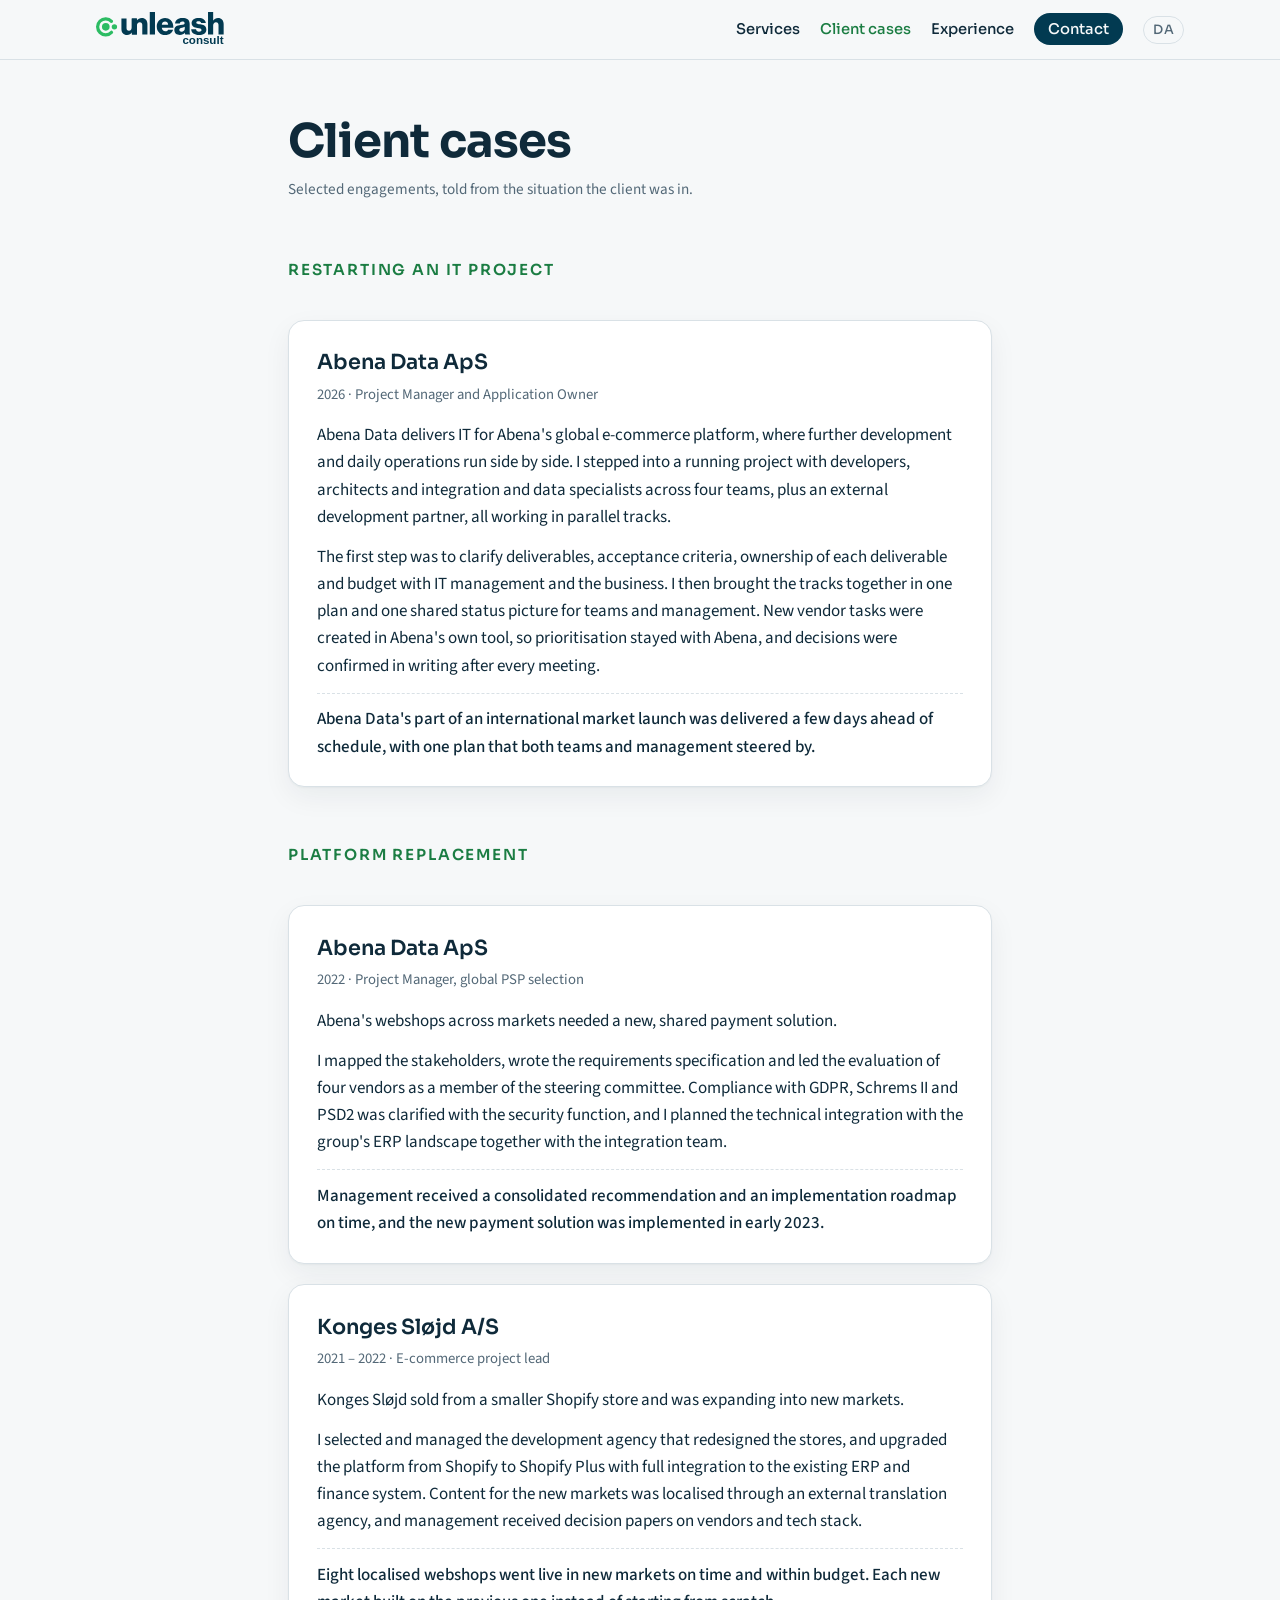
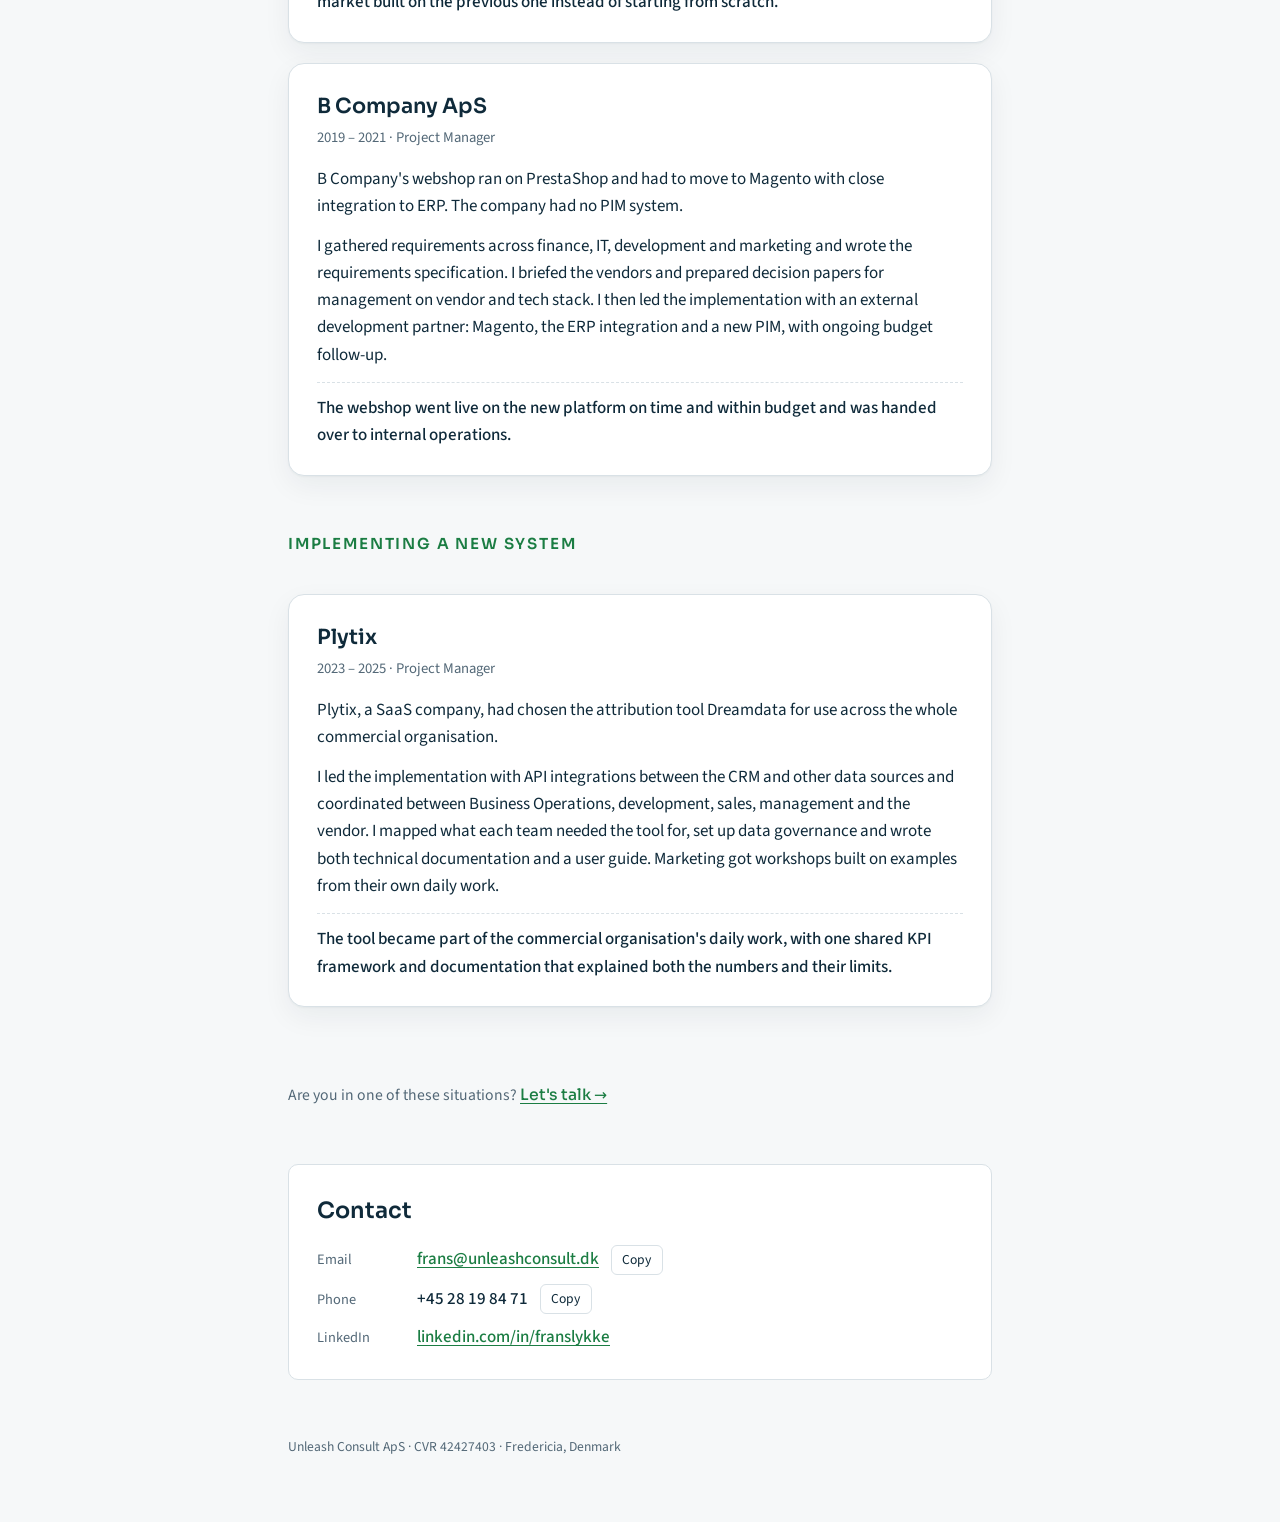
<file: en/cases.html>
<!doctype html>
<html lang="en">
<head>
<meta charset="utf-8">
<meta name="viewport" content="width=device-width, initial-scale=1, viewport-fit=cover">
<title>Client cases · Unleash Consult</title>
<link rel="icon" href="/favicon.ico" sizes="48x48">
<link rel="icon" type="image/svg+xml" href="/favicon.svg">
<link rel="icon" type="image/png" sizes="192x192" href="/icon-192.png">
<link rel="apple-touch-icon" sizes="180x180" href="/apple-touch-icon.png">
<link rel="manifest" href="/site.webmanifest">
<meta name="theme-color" content="#2cbc63">
<link rel="canonical" href="https://unleashconsult.dk/en/cases.html">
<link rel="alternate" hreflang="da" href="https://unleashconsult.dk/cases.html">
<link rel="alternate" hreflang="en" href="https://unleashconsult.dk/en/cases.html">
<link rel="alternate" hreflang="x-default" href="https://unleashconsult.dk/cases.html">
<meta name="description" content="Client cases told as engagements: restarting IT projects, platform replacement and implementing new systems. Frans Lykke Østergård, freelance Senior IT Project Manager.">
<link rel="preconnect" href="https://fonts.googleapis.com">
<link rel="preconnect" href="https://fonts.gstatic.com" crossorigin>
<link rel="stylesheet" href="https://fonts.googleapis.com/css2?family=Sora:wght@500;600;700&family=Source+Sans+3:wght@400;500;600&display=swap">
<link rel="stylesheet" href="../styles.css?v=20261111b">
</head>
<body>

<nav class="top" aria-label="Main">
  <div class="bar">
    <a class="home" href="./" aria-label="Unleash Consult, top of page"><svg class="logo" role="img" aria-label="Unleash Consult" xmlns="http://www.w3.org/2000/svg" viewBox="0 0 1117.87 305.71"><g id="Layer_2" data-name="Layer 2"><g id="Layer_1-2" data-name="Layer 1"><path class="lg-ink" d="M222,148.32V55.86h44.58V139c0,15.41,6.88,23.94,21.19,23.94,15.41,0,24.77-11.56,24.77-28.34V55.86h44.85V196.74H314.49V179.41h-.83c-10.18,13.76-22.56,21.47-42.1,21.47C239.1,200.88,222,179.69,222,148.32Z"/><path class="lg-ink" d="M312.57,55.86h43.2V75.12h.83C367.05,60,380.54,51.73,400.07,51.73c30.83,0,49,22,49,53.39v91.62H404.2V114.2c0-14.87-7.43-25-22-25-14.86,0-24.77,12.38-24.77,29.73v77.86H312.57Z"/><path class="lg-ink" d="M469.67,0h45.41V196.74H469.67Z"/><path class="lg-ink" d="M530.48,126c0-42.11,29.44-74.3,72.37-74.3,20.09,0,36,6.61,48.16,17.61,16.78,15.41,25,39.9,24.76,68.52H574.51c2.75,19,13.21,30.82,31.65,30.82,11.82,0,19.53-5.23,23.38-14H673.3c-3,12.65-11.29,24.76-23.67,33.29-11.83,8.26-26.14,12.94-44,12.94C559.1,200.88,530.48,168.68,530.48,126Zm99.89-14.86c-1.65-16.79-12.11-27.51-26.69-27.51-17.06,0-25.87,10.72-28.89,27.51Z"/><path class="lg-ink" d="M684.29,157.4c0-31.1,24.77-40.45,53.93-44.31,26.42-3.3,35.78-6,35.78-15.68,0-9.08-5.78-15.13-19.26-15.13-14.32,0-21.47,6.32-22.84,18.16H690.62C691.72,74.3,711.81,52,754.46,52c21.18,0,35.5,3.86,45.67,11.56,12.11,8.81,17.9,22.57,17.9,40.18v71c0,11.29,1.09,17.61,4.94,20.09v1.92H779.5c-2.21-3-3.58-8.53-4.68-15.68h-.55c-8.25,11.83-20.64,19.27-41.83,19.27C704.38,200.33,684.29,185.19,684.29,157.4Zm90.8-11V129.6c-5.77,3-14,5.23-23.11,7.44-17.34,3.85-24.49,8.25-24.49,19,0,11.28,8.26,15.69,19.26,15.69C763.54,171.71,775.09,161.52,775.09,146.39Z"/><path class="lg-ink" d="M831.21,151.06h42.38c1.65,14,11,20.92,25.87,20.92,13.48,0,22-4.95,22-14,0-12.66-17.06-14-35.77-17.34-24.49-4.12-50.63-10.73-50.63-43.75,0-29.72,27.51-45.13,60.81-45.13,39.9,0,61.37,17.34,63.57,45.13H918.17C916.51,84.2,908,80.35,895.61,80.35c-11,0-19.55,4.12-19.55,12.93,0,9.91,16,11.28,33.85,14.59,24.77,4.12,53.94,10.45,53.94,46.5,0,30.82-27.24,46.78-64.12,46.78C858.45,201.15,832.59,182.16,831.21,151.06Z"/><path class="lg-ink" d="M978.42,0h44.85V73.2h.83c10.18-13.49,22.29-21.47,41.82-21.47,30.82,0,49,22,49,53.39v91.62h-44.85V114.2c0-14.87-7.43-25-22-25-14.86,0-24.77,12.38-24.77,29.73v77.86H978.42Z"/><text class="lg-ink lg-txt" x="1113.5" y="279.16" text-anchor="end">consult</text><path class="lg-green" d="M149.38,81.6A14.11,14.11,0,0,1,125,91.27,55.44,55.44,0,0,0,84.2,73.63a56,56,0,1,0,0,112A55.48,55.48,0,0,0,125,167.94a14.11,14.11,0,1,1,20.56,19.32,84.24,84.24,0,1,1,0-115.32A14.06,14.06,0,0,1,149.38,81.6Z"/><circle class="lg-green" cx="85.28" cy="129.6" r="33.4"/><circle class="lg-green" cx="160.69" cy="129.6" r="23.49"/></g></g></svg></a>
    <ul>
      <li class="nav-services"><a href="./#services">Services</a></li>
      <li><a href="cases.html" aria-current="page">Client cases</a></li>
      <li><a href="experience.html">Experience</a></li>
      <li><a class="cta" href="#contact">Contact</a></li>
      <li><a class="lang" href="../cases.html" hreflang="da" lang="da" aria-label="Dansk version">DA</a></li>
    </ul>
  </div>
</nav>
<div class="wrap" id="top">

  <header>
    <h1>Client cases</h1>
    <p class="where">Selected engagements, told from the situation the client was in.</p>
  </header>

  <section class="story-group" id="genstart">
    <div class="label">Restarting an IT project</div>
      <article class="story" id="abena-genstart">
        <h3>Abena Data ApS</h3>
        <p class="story-meta">2026 · Project Manager and Application Owner</p>
        <p>Abena Data delivers IT for Abena's global e-commerce platform, where further development and daily operations run side by side. I stepped into a running project with developers, architects and integration and data specialists across four teams, plus an external development partner, all working in parallel tracks.</p><p>The first step was to clarify deliverables, acceptance criteria, ownership of each deliverable and budget with IT management and the business. I then brought the tracks together in one plan and one shared status picture for teams and management. New vendor tasks were created in Abena's own tool, so prioritisation stayed with Abena, and decisions were confirmed in writing after every meeting.</p><p>Abena Data's part of an international market launch was delivered a few days ahead of schedule, with one plan that both teams and management steered by.</p>
      </article>
  </section>

  <section class="story-group" id="udskiftning">
    <div class="label">Platform replacement</div>
      <article class="story" id="abena-psp">
        <h3>Abena Data ApS</h3>
        <p class="story-meta">2022 · Project Manager, global PSP selection</p>
        <p>Abena's webshops across markets needed a new, shared payment solution.</p><p>I mapped the stakeholders, wrote the requirements specification and led the evaluation of four vendors as a member of the steering committee. Compliance with GDPR, Schrems II and PSD2 was clarified with the security function, and I planned the technical integration with the group's ERP landscape together with the integration team.</p><p>Management received a consolidated recommendation and an implementation roadmap on time, and the new payment solution was implemented in early 2023.</p>
      </article>
      <article class="story" id="konges-slojd">
        <h3>Konges Sløjd A/S</h3>
        <p class="story-meta">2021 – 2022 · E-commerce project lead</p>
        <p>Konges Sløjd sold from a smaller Shopify store and was expanding into new markets.</p><p>I selected and managed the development agency that redesigned the stores, and upgraded the platform from Shopify to Shopify Plus with full integration to the existing ERP and finance system. Content for the new markets was localised through an external translation agency, and management received decision papers on vendors and tech stack.</p><p>Eight localised webshops went live in new markets on time and within budget. Each new market built on the previous one instead of starting from scratch.</p>
      </article>
      <article class="story" id="b-company">
        <h3>B Company ApS</h3>
        <p class="story-meta">2019 – 2021 · Project Manager</p>
        <p>B Company's webshop ran on PrestaShop and had to move to Magento with close integration to ERP. The company had no PIM system.</p><p>I gathered requirements across finance, IT, development and marketing and wrote the requirements specification. I briefed the vendors and prepared decision papers for management on vendor and tech stack. I then led the implementation with an external development partner: Magento, the ERP integration and a new PIM, with ongoing budget follow-up.</p><p>The webshop went live on the new platform on time and within budget and was handed over to internal operations.</p>
      </article>
  </section>

  <section class="story-group" id="implementering">
    <div class="label">Implementing a new system</div>
      <article class="story" id="plytix">
        <h3>Plytix</h3>
        <p class="story-meta">2023 – 2025 · Project Manager</p>
        <p>Plytix, a SaaS company, had chosen the attribution tool Dreamdata for use across the whole commercial organisation.</p><p>I led the implementation with API integrations between the CRM and other data sources and coordinated between Business Operations, development, sales, management and the vendor. I mapped what each team needed the tool for, set up data governance and wrote both technical documentation and a user guide. Marketing got workshops built on examples from their own daily work.</p><p>The tool became part of the commercial organisation's daily work, with one shared KPI framework and documentation that explained both the numbers and their limits.</p>
      </article>
  </section>

  <p class="pm-note">Are you in one of these situations? <a href="#contact">Let's talk →</a></p>

  <section class="contact" id="contact">
    <h2>Contact</h2>
    <div class="rows">
      <div class="row"><span class="k">Email</span><a class="v" href="mailto:frans@unleashconsult.dk">frans@unleashconsult.dk</a><button class="copy" type="button" data-copy="frans@unleashconsult.dk">Copy</button></div>
      <div class="row"><span class="k">Phone</span><span class="v">+45 28 19 84 71</span><button class="copy" type="button" data-copy="+4528198471">Copy</button></div>
      <div class="row"><span class="k">LinkedIn</span><a class="v" href="https://www.linkedin.com/in/franslykke" target="_blank" rel="noopener">linkedin.com/in/franslykke</a></div>
    </div>
  </section>

  <footer>Unleash Consult ApS · CVR 42427403 · Fredericia, Denmark</footer>
</div>

<script>
document.querySelectorAll('.copy').forEach(function (b) {
  b.addEventListener('click', function () {
    var t = b.getAttribute('data-copy');
    var done = function () { b.textContent = 'Copied'; setTimeout(function () { b.textContent = 'Copy'; }, 1600); };
    try { navigator.clipboard.writeText(t).then(done, done); } catch (e) { done(); }
  });
});
</script>

</body>
</html>
</file>
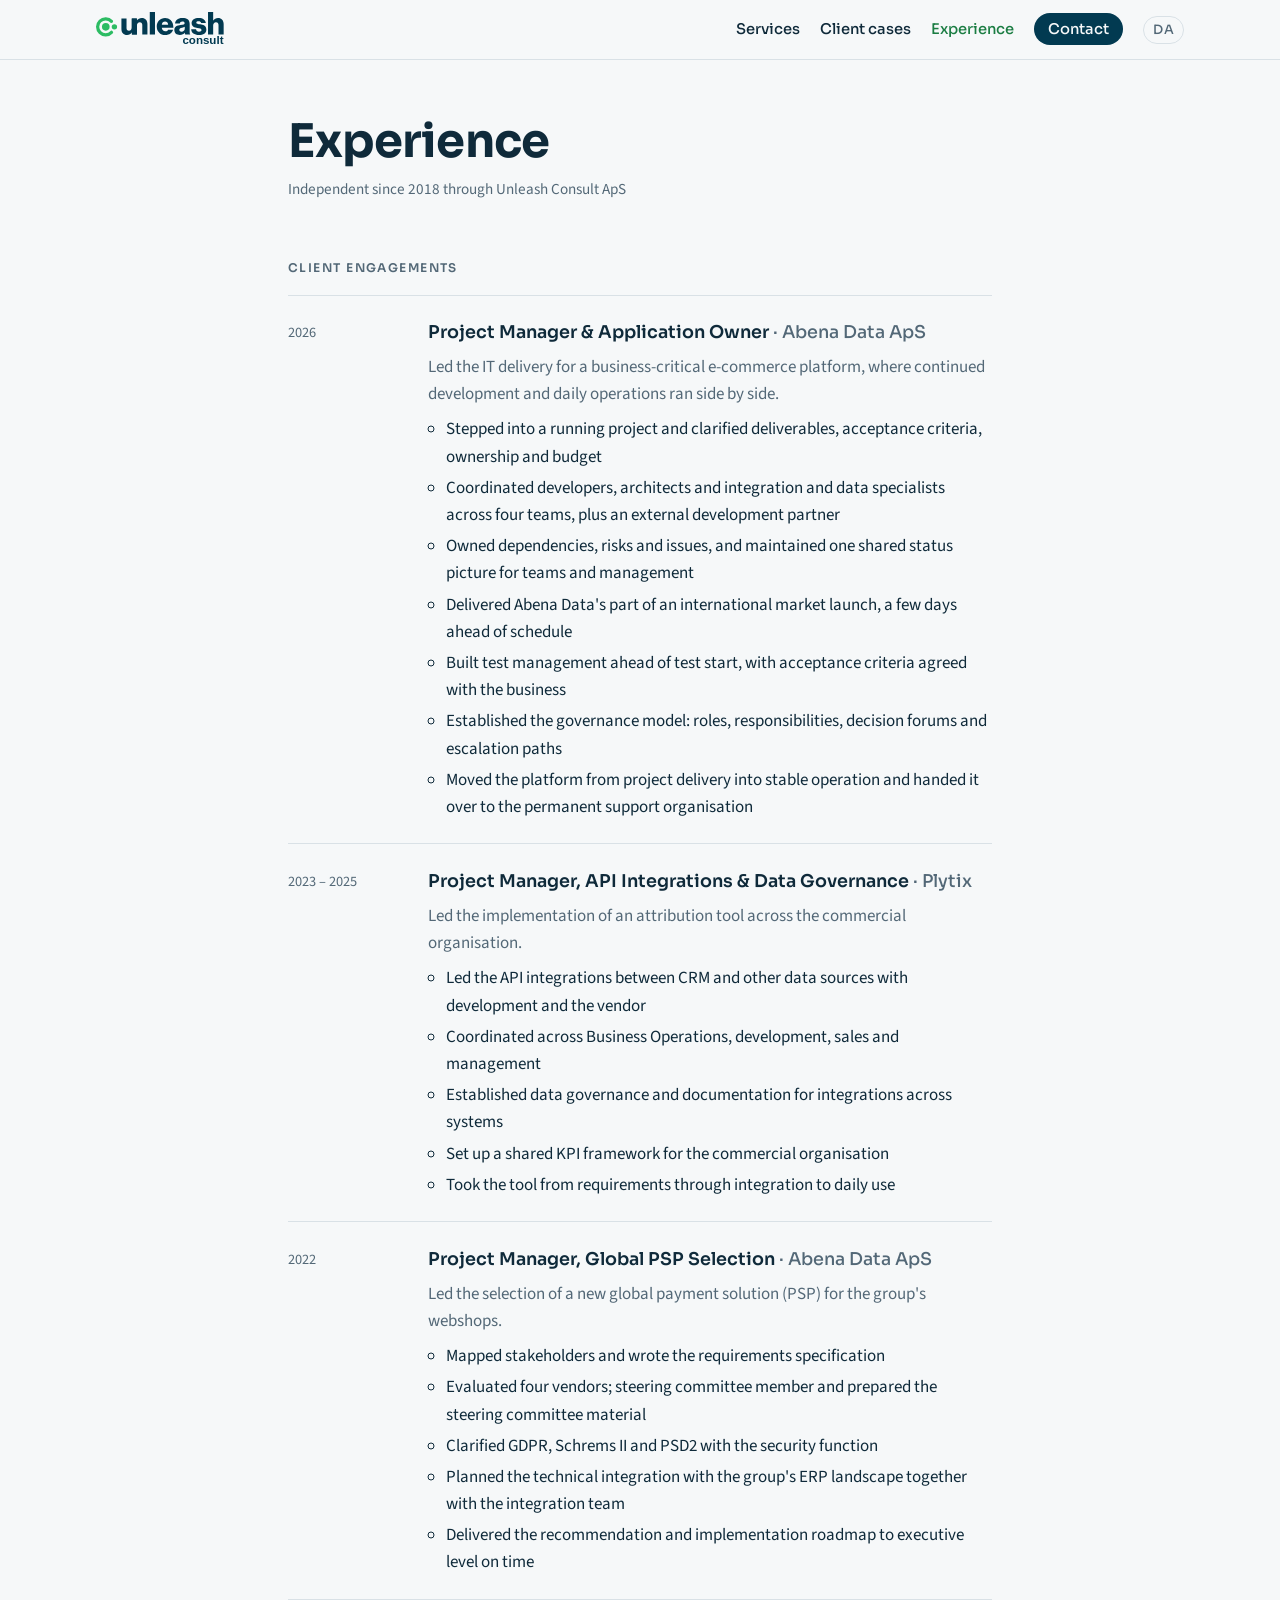
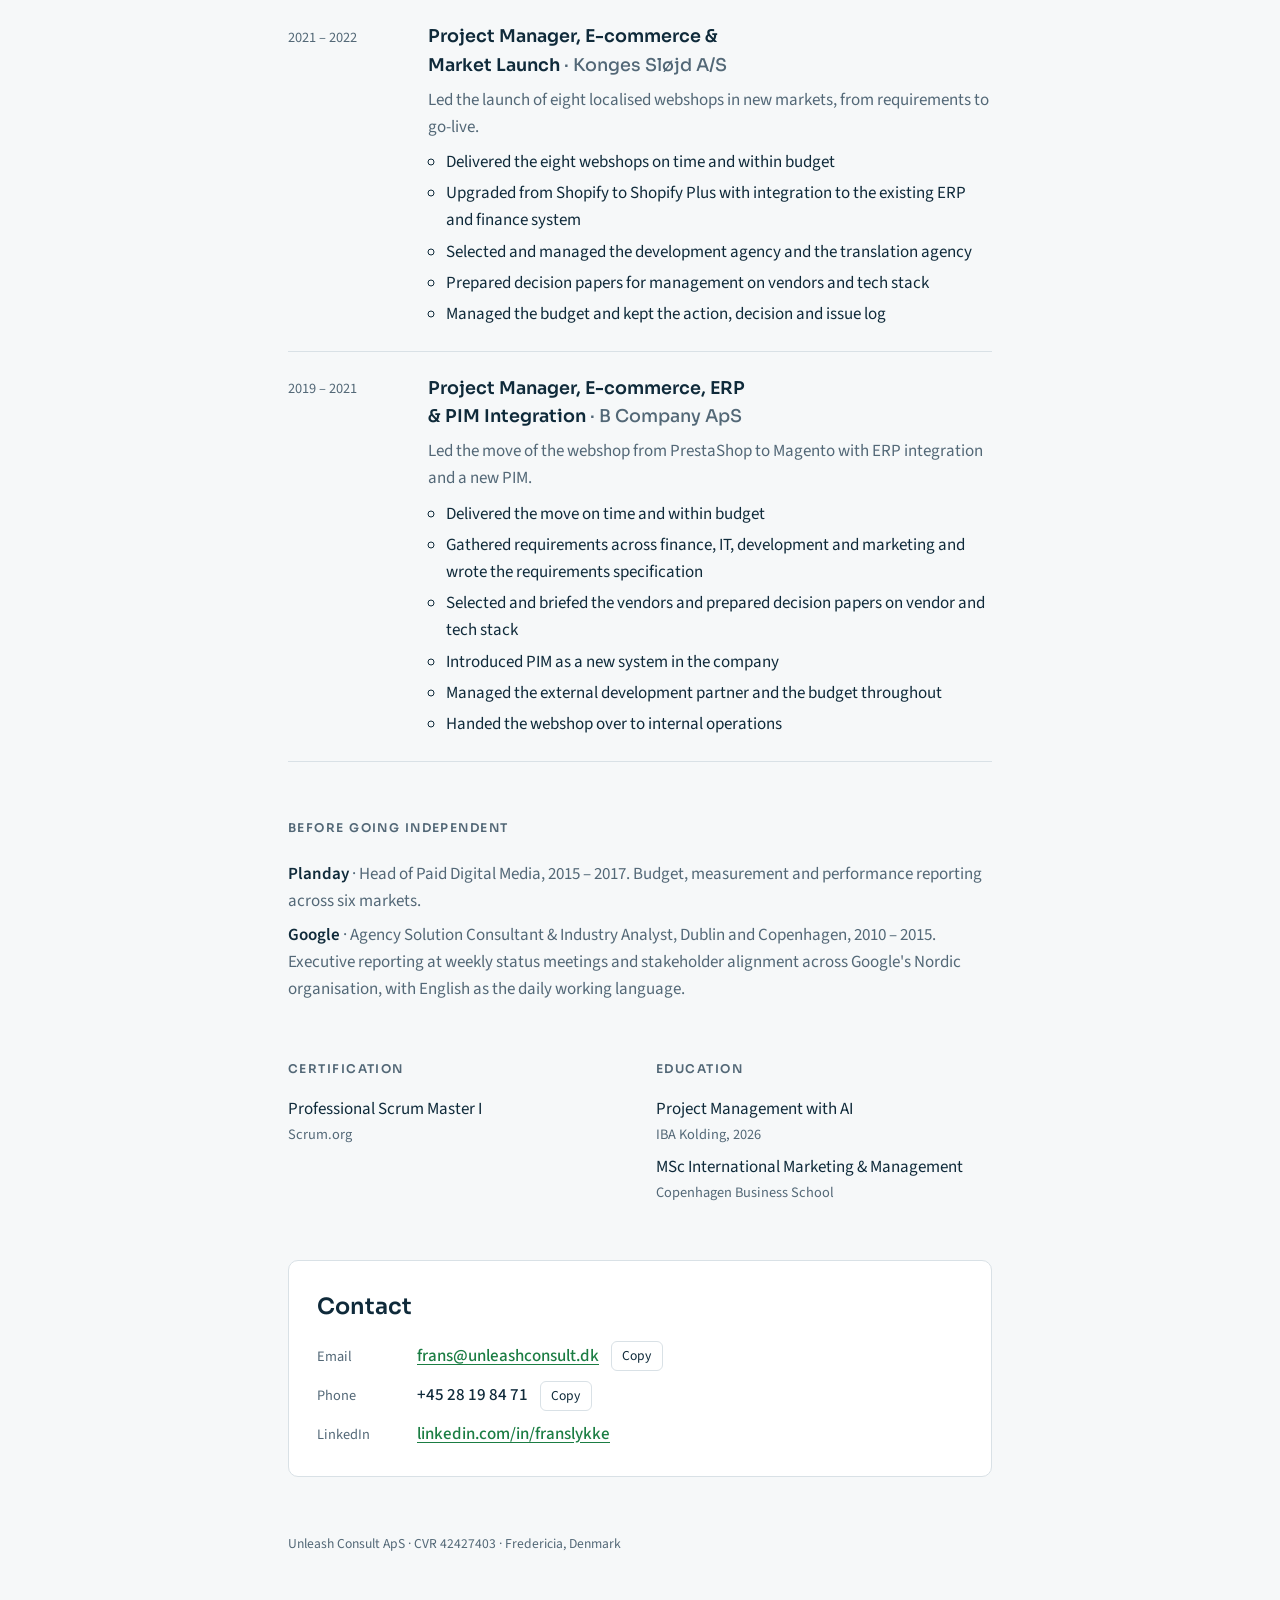
<file: en/experience.html>
<!doctype html>
<html lang="en">
<head>
<meta charset="utf-8">
<meta name="viewport" content="width=device-width, initial-scale=1, viewport-fit=cover">
<title>Experience · Unleash Consult</title>
<link rel="icon" href="/favicon.ico" sizes="48x48">
<link rel="icon" type="image/svg+xml" href="/favicon.svg">
<link rel="icon" type="image/png" sizes="192x192" href="/icon-192.png">
<link rel="apple-touch-icon" sizes="180x180" href="/apple-touch-icon.png">
<link rel="manifest" href="/site.webmanifest">
<meta name="theme-color" content="#2cbc63">
<link rel="canonical" href="https://unleashconsult.dk/en/experience.html">
<link rel="alternate" hreflang="da" href="https://unleashconsult.dk/experience.html">
<link rel="alternate" hreflang="en" href="https://unleashconsult.dk/en/experience.html">
<link rel="alternate" hreflang="x-default" href="https://unleashconsult.dk/experience.html">
<meta name="description" content="Client engagements, certification and education for Frans Lykke Østergård, freelance Senior IT Project Manager.">
<link rel="preconnect" href="https://fonts.googleapis.com">
<link rel="preconnect" href="https://fonts.gstatic.com" crossorigin>
<link rel="stylesheet" href="https://fonts.googleapis.com/css2?family=Sora:wght@500;600;700&family=Source+Sans+3:wght@400;500;600&display=swap">
<link rel="stylesheet" href="../styles.css?v=20261111b">
</head>
<body>

<nav class="top" aria-label="Main">
  <div class="bar">
    <a class="home" href="./" aria-label="Unleash Consult, top of page"><svg class="logo" role="img" aria-label="Unleash Consult" xmlns="http://www.w3.org/2000/svg" viewBox="0 0 1117.87 305.71"><g id="Layer_2" data-name="Layer 2"><g id="Layer_1-2" data-name="Layer 1"><path class="lg-ink" d="M222,148.32V55.86h44.58V139c0,15.41,6.88,23.94,21.19,23.94,15.41,0,24.77-11.56,24.77-28.34V55.86h44.85V196.74H314.49V179.41h-.83c-10.18,13.76-22.56,21.47-42.1,21.47C239.1,200.88,222,179.69,222,148.32Z"/><path class="lg-ink" d="M312.57,55.86h43.2V75.12h.83C367.05,60,380.54,51.73,400.07,51.73c30.83,0,49,22,49,53.39v91.62H404.2V114.2c0-14.87-7.43-25-22-25-14.86,0-24.77,12.38-24.77,29.73v77.86H312.57Z"/><path class="lg-ink" d="M469.67,0h45.41V196.74H469.67Z"/><path class="lg-ink" d="M530.48,126c0-42.11,29.44-74.3,72.37-74.3,20.09,0,36,6.61,48.16,17.61,16.78,15.41,25,39.9,24.76,68.52H574.51c2.75,19,13.21,30.82,31.65,30.82,11.82,0,19.53-5.23,23.38-14H673.3c-3,12.65-11.29,24.76-23.67,33.29-11.83,8.26-26.14,12.94-44,12.94C559.1,200.88,530.48,168.68,530.48,126Zm99.89-14.86c-1.65-16.79-12.11-27.51-26.69-27.51-17.06,0-25.87,10.72-28.89,27.51Z"/><path class="lg-ink" d="M684.29,157.4c0-31.1,24.77-40.45,53.93-44.31,26.42-3.3,35.78-6,35.78-15.68,0-9.08-5.78-15.13-19.26-15.13-14.32,0-21.47,6.32-22.84,18.16H690.62C691.72,74.3,711.81,52,754.46,52c21.18,0,35.5,3.86,45.67,11.56,12.11,8.81,17.9,22.57,17.9,40.18v71c0,11.29,1.09,17.61,4.94,20.09v1.92H779.5c-2.21-3-3.58-8.53-4.68-15.68h-.55c-8.25,11.83-20.64,19.27-41.83,19.27C704.38,200.33,684.29,185.19,684.29,157.4Zm90.8-11V129.6c-5.77,3-14,5.23-23.11,7.44-17.34,3.85-24.49,8.25-24.49,19,0,11.28,8.26,15.69,19.26,15.69C763.54,171.71,775.09,161.52,775.09,146.39Z"/><path class="lg-ink" d="M831.21,151.06h42.38c1.65,14,11,20.92,25.87,20.92,13.48,0,22-4.95,22-14,0-12.66-17.06-14-35.77-17.34-24.49-4.12-50.63-10.73-50.63-43.75,0-29.72,27.51-45.13,60.81-45.13,39.9,0,61.37,17.34,63.57,45.13H918.17C916.51,84.2,908,80.35,895.61,80.35c-11,0-19.55,4.12-19.55,12.93,0,9.91,16,11.28,33.85,14.59,24.77,4.12,53.94,10.45,53.94,46.5,0,30.82-27.24,46.78-64.12,46.78C858.45,201.15,832.59,182.16,831.21,151.06Z"/><path class="lg-ink" d="M978.42,0h44.85V73.2h.83c10.18-13.49,22.29-21.47,41.82-21.47,30.82,0,49,22,49,53.39v91.62h-44.85V114.2c0-14.87-7.43-25-22-25-14.86,0-24.77,12.38-24.77,29.73v77.86H978.42Z"/><text class="lg-ink lg-txt" x="1113.5" y="279.16" text-anchor="end">consult</text><path class="lg-green" d="M149.38,81.6A14.11,14.11,0,0,1,125,91.27,55.44,55.44,0,0,0,84.2,73.63a56,56,0,1,0,0,112A55.48,55.48,0,0,0,125,167.94a14.11,14.11,0,1,1,20.56,19.32,84.24,84.24,0,1,1,0-115.32A14.06,14.06,0,0,1,149.38,81.6Z"/><circle class="lg-green" cx="85.28" cy="129.6" r="33.4"/><circle class="lg-green" cx="160.69" cy="129.6" r="23.49"/></g></g></svg></a>
    <ul>
      <li class="nav-services"><a href="./#services">Services</a></li>
      <li><a href="cases.html">Client cases</a></li>
      <li><a href="experience.html" aria-current="page">Experience</a></li>
      <li><a class="cta" href="#contact">Contact</a></li>
      <li><a class="lang" href="../experience.html" hreflang="da" lang="da" aria-label="Dansk version">DA</a></li>
    </ul>
  </div>
</nav>
<div class="wrap" id="top">

  <header>
    <h1>Experience</h1>
    <p class="where">Independent since 2018 through Unleash Consult ApS</p>
  </header>

  <section id="experience">
    <div class="label">Client engagements</div>
    <ol class="ledger">
      <li id="abena-data">
        <div class="when">2026</div>
        <div class="job">
          <h3>Project Manager &amp; Application Owner <span>· Abena Data ApS</span></h3>
          <p>Led the IT delivery for a business-critical e-commerce platform, where continued development and daily operations ran side by side.</p>
          <ul>
            <li>Stepped into a running project and clarified deliverables, acceptance criteria, ownership and budget</li>
            <li>Coordinated developers, architects and integration and data specialists across four teams, plus an external development partner</li>
            <li>Owned dependencies, risks and issues, and maintained one shared status picture for teams and management</li>
            <li>Delivered Abena Data's part of an international market launch, a few days ahead of schedule</li>
            <li>Built test management ahead of test start, with acceptance criteria agreed with the business</li>
            <li>Established the governance model: roles, responsibilities, decision forums and escalation paths</li>
            <li>Moved the platform from project delivery into stable operation and handed it over to the permanent support organisation</li>
          </ul>
        </div>
      </li>
      <li id="plytix">
        <div class="when">2023 – 2025</div>
        <div class="job">
          <h3>Project Manager, API Integrations &amp; Data Governance <span>· Plytix</span></h3>
          <p>Led the implementation of an attribution tool across the commercial organisation.</p>
          <ul>
            <li>Led the API integrations between CRM and other data sources with development and the vendor</li>
            <li>Coordinated across Business Operations, development, sales and management</li>
            <li>Established data governance and documentation for integrations across systems</li>
            <li>Set up a shared KPI framework for the commercial organisation</li>
            <li>Took the tool from requirements through integration to daily use</li>
          </ul>
        </div>
      </li>
      <li id="abena-psp">
        <div class="when">2022</div>
        <div class="job">
          <h3>Project Manager, Global PSP Selection <span>· Abena Data ApS</span></h3>
          <p>Led the selection of a new global payment solution (PSP) for the group's webshops.</p>
          <ul>
            <li>Mapped stakeholders and wrote the requirements specification</li>
            <li>Evaluated four vendors; steering committee member and prepared the steering committee material</li>
            <li>Clarified GDPR, Schrems II and PSD2 with the security function</li>
            <li>Planned the technical integration with the group's ERP landscape together with the integration team</li>
            <li>Delivered the recommendation and implementation roadmap to executive level on time</li>
          </ul>
        </div>
      </li>
      <li id="konges-slojd">
        <div class="when">2021 – 2022</div>
        <div class="job">
          <h3>Project Manager, E-commerce &amp; Market Launch <span>· Konges Sløjd A/S</span></h3>
          <p>Led the launch of eight localised webshops in new markets, from requirements to go-live.</p>
          <ul>
            <li>Delivered the eight webshops on time and within budget</li>
            <li>Upgraded from Shopify to Shopify Plus with integration to the existing ERP and finance system</li>
            <li>Selected and managed the development agency and the translation agency</li>
            <li>Prepared decision papers for management on vendors and tech stack</li>
            <li>Managed the budget and kept the action, decision and issue log</li>
          </ul>
        </div>
      </li>
      <li id="b-company">
        <div class="when">2019 – 2021</div>
        <div class="job">
          <h3>Project Manager, E-commerce, ERP &amp; PIM Integration <span>· B Company ApS</span></h3>
          <p>Led the move of the webshop from PrestaShop to Magento with ERP integration and a new PIM.</p>
          <ul>
            <li>Delivered the move on time and within budget</li>
            <li>Gathered requirements across finance, IT, development and marketing and wrote the requirements specification</li>
            <li>Selected and briefed the vendors and prepared decision papers on vendor and tech stack</li>
            <li>Introduced PIM as a new system in the company</li>
            <li>Managed the external development partner and the budget throughout</li>
            <li>Handed the webshop over to internal operations</li>
          </ul>
        </div>
      </li>
    </ol>
  </section>

  <section class="earlier">
    <div class="label">Before going independent</div>
    <p><b>Planday</b> · Head of Paid Digital Media, 2015 – 2017. Budget, measurement and performance reporting across six markets.</p>
    <p><b>Google</b> · Agency Solution Consultant &amp; Industry Analyst, Dublin and Copenhagen, 2010 – 2015. Executive reporting at weekly status meetings and stakeholder alignment across Google's Nordic organisation, with English as the daily working language.</p>
  </section>

  <section class="two">
    <div>
      <div class="label">Certification</div>
      <ul>
        <li>Professional Scrum Master I<span>Scrum.org</span></li>
      </ul>
    </div>
    <div>
      <div class="label">Education</div>
      <ul>
        <li>Project Management with AI<span>IBA Kolding, 2026</span></li>
        <li>MSc International Marketing &amp; Management<span>Copenhagen Business School</span></li>
      </ul>
    </div>
  </section>

  <section class="contact" id="contact">
    <h2>Contact</h2>
    <div class="rows">
      <div class="row"><span class="k">Email</span><a class="v" href="mailto:frans@unleashconsult.dk">frans@unleashconsult.dk</a><button class="copy" type="button" data-copy="frans@unleashconsult.dk">Copy</button></div>
      <div class="row"><span class="k">Phone</span><span class="v">+45 28 19 84 71</span><button class="copy" type="button" data-copy="+4528198471">Copy</button></div>
      <div class="row"><span class="k">LinkedIn</span><a class="v" href="https://www.linkedin.com/in/franslykke" target="_blank" rel="noopener">linkedin.com/in/franslykke</a></div>
    </div>
  </section>

  <footer>Unleash Consult ApS · CVR 42427403 · Fredericia, Denmark</footer>
</div>

<script>
document.querySelectorAll('.copy').forEach(function (b) {
  b.addEventListener('click', function () {
    var t = b.getAttribute('data-copy');
    var done = function () { b.textContent = 'Copied'; setTimeout(function () { b.textContent = 'Copy'; }, 1600); };
    try { navigator.clipboard.writeText(t).then(done, done); } catch (e) { done(); }
  });
});
</script>

</body>
</html>
</file>
<file: styles.css>
/* Layout: one calm column; a dated ledger of engagements is the page's spine */
:root {
  --bg: #f6f8f9;
  --surface: #ffffff;
  --ink: #0f2a3a;
  --logo-ink: #023a51;
  --brand-green: #2cbc63;
  --muted: #536877;
  --line: #d9e1e6;
  --accent: #2cbc63;
  --accent-ink: #1b7d43;
  --display: "Sora", "Segoe UI", system-ui, sans-serif;
  --body: "Source Sans 3", "Segoe UI", system-ui, sans-serif;
}
@media (prefers-color-scheme: dark) {
  :root:not([data-theme="light"]) {
    --bg: #0f1a22; --surface: #15232d; --ink: #e6edf1; --muted: #9db0bc;
    --line: #26394a; --accent: #2cbc63; --accent-ink: #6fd69a; --logo-ink: #e6edf1; color-scheme: dark;
  }
}
:root[data-theme="dark"] {
  --bg: #0f1a22; --surface: #15232d; --ink: #e6edf1; --muted: #9db0bc;
  --line: #26394a; --accent: #2cbc63; --accent-ink: #6fd69a; --logo-ink: #e6edf1; color-scheme: dark;
}
* { box-sizing: border-box; }
body {
  background: var(--bg); color: var(--ink);
  font-family: var(--body); font-size: 1.0625rem; line-height: 1.6;
}
.wrap {
  max-width: 46rem; margin: 0 auto;
  padding-left: max(16px, env(safe-area-inset-left, 0px));
  padding-right: max(16px, env(safe-area-inset-right, 0px));
  padding-block: 3.5rem 4rem;
  display: grid; gap: 3.5rem;
}
h1, h2, h3 { font-family: var(--display); text-wrap: balance; margin: 0; }
p { margin: 0; }
a { color: var(--accent-ink); text-underline-offset: 3px; }
a:focus-visible, button:focus-visible { outline: 2px solid var(--accent); outline-offset: 3px; border-radius: 4px; }

.logo { width: 170px; height: auto; display: block; overflow: visible; }
.lg-ink { fill: var(--logo-ink); }
.lg-green { fill: var(--brand-green); }
.lg-txt { font-family: "Neue Haas Grotesk Display Pro", "Helvetica Neue", Helvetica, Arial, sans-serif; font-weight: 700; font-size: 100.92px; }

header { display: grid; gap: 1.25rem; }
header h1 { font-size: clamp(2rem, 6vw, 2.9rem); font-weight: 700; letter-spacing: -.02em; line-height: 1.1; }
.id { display: flex; align-items: center; gap: 1.5rem; }
.name { display: grid; gap: .6rem; min-width: 0; }
.photo { width: 132px; height: 132px; flex: none; border-radius: 50%; object-fit: cover; background: #fff; box-shadow: 0 0 0 4px var(--surface), 0 0 0 5px var(--line); }
.role { font-family: var(--display); font-weight: 500; font-size: 1.15rem; color: var(--accent-ink); }
.lede { display: grid; gap: .9rem; max-width: 62ch; }
.lede p + p { color: var(--muted); }
.lede-one { font-family: var(--display); font-size: clamp(1.25rem, 4.5vw, 1.55rem); font-weight: 500; line-height: 1.4; max-width: 34ch; }
.links { display: flex; flex-wrap: wrap; gap: .25rem 1.25rem; }
.links a { display: inline-flex; align-items: center; min-height: 44px; font-weight: 500; color: var(--ink); }
.clients .label { margin-bottom: .35rem; }
.clients p { font-weight: 600; }
.clients a { color: var(--ink); display: inline-block; padding-block: .35rem; }
.clients a:hover { color: var(--accent-ink); }
.ledger > li[id] { scroll-margin-top: calc(env(safe-area-inset-top, 0px) + 4.5rem); }
.where { font-size: .95rem; color: var(--muted); }

.label { font-family: var(--display); font-size: .75rem; font-weight: 600; letter-spacing: .12em; text-transform: uppercase; color: var(--muted); margin-bottom: 1.1rem; }

.skills { display: flex; flex-wrap: wrap; gap: .5rem; padding: 0; margin: 0; list-style: none; }
.skills li { border: 1px solid var(--line); background: var(--surface); padding: .35rem .8rem; border-radius: 999px; font-size: .95rem; }

.svc { list-style: none; margin: 0; padding: 0; display: grid; }
.svc > li { display: grid; grid-template-columns: 13rem 1fr; gap: 1.5rem; padding-block: 1.6rem; border-top: 1px solid var(--line); }
.svc > li:last-child { border-bottom: 1px solid var(--line); }
.svc h2 { font-size: 1.3rem; font-weight: 600; line-height: 1.25; }
.svc-head { display: grid; gap: .7rem; align-content: start; }
.svc-icon { width: 36px; height: 36px; color: var(--accent-ink); }
.svc-body { display: grid; gap: .8rem; min-width: 0; }
.svc .tags { font-size: .92rem; font-weight: 600; color: var(--muted); }

.ledger { list-style: none; margin: 0; padding: 0; display: grid; }
.ledger > li { display: grid; grid-template-columns: 7.5rem 1fr; gap: 1.25rem; padding-block: 1.4rem; border-top: 1px solid var(--line); }
.ledger > li:last-child { border-bottom: 1px solid var(--line); }
.when { font-variant-numeric: tabular-nums; color: var(--muted); font-size: .9rem; padding-top: .2rem; }
.job { display: grid; gap: .5rem; min-width: 0; }
.job h3 { font-size: 1.1rem; font-weight: 600; }
.job h3 span { color: var(--muted); font-weight: 500; }
.job p { color: var(--muted); }
.job ul { margin: 0; padding-left: 1.1rem; display: grid; gap: .25rem; }

.earlier { display: grid; gap: .4rem; color: var(--muted); }
.earlier b { color: var(--ink); font-weight: 600; }

.two { display: grid; grid-template-columns: 1fr 1fr; gap: 2rem; }
.two ul { list-style: none; margin: 0; padding: 0; display: grid; gap: .5rem; }
.two li span { display: block; color: var(--muted); font-size: .9rem; }

.contact { background: var(--surface); border: 1px solid var(--line); border-radius: 10px; padding: 1.75rem; display: grid; gap: 1rem; }
.contact h2 { font-size: 1.4rem; font-weight: 600; }
.rows { display: grid; gap: .6rem; }
.row { display: flex; flex-wrap: wrap; align-items: center; gap: .75rem; }
.row .k { width: 5.5rem; color: var(--muted); font-size: .9rem; }
.row .v { user-select: all; font-weight: 500; }
.copy { font: inherit; font-size: .85rem; border: 1px solid var(--line); background: transparent; color: var(--ink); padding: .2rem .65rem; border-radius: 6px; cursor: pointer; }
.copy:hover { border-color: var(--accent); }

footer { font-size: .85rem; color: var(--muted); }

@media (max-width: 560px) {
  .ledger > li { grid-template-columns: 1fr; gap: .35rem; }
  .svc > li { grid-template-columns: 1fr; gap: .6rem; }
  .svc-head { display: flex; align-items: center; gap: .75rem; }
  .svc-icon { width: 30px; height: 30px; flex: none; }
  .two { grid-template-columns: 1fr; }
  .row .k { width: 100%; }
  .id { gap: 1rem; }
  .photo { width: 76px; height: 76px; box-shadow: 0 0 0 3px var(--surface), 0 0 0 4px var(--line); }
  header h1 { font-size: 1.6rem; }
  .role { font-size: 1rem; }
}

html { scroll-behavior: smooth; }
@media (prefers-reduced-motion: reduce) { html { scroll-behavior: auto; } }
body::before { content: ""; position: fixed; inset: 0 0 auto; height: env(safe-area-inset-top, 0px); z-index: 10; background: var(--bg); }
.top { position: sticky; top: env(safe-area-inset-top, 0px); z-index: 5; background: color-mix(in srgb, var(--bg) 92%, transparent); backdrop-filter: blur(8px); -webkit-backdrop-filter: blur(8px); border-bottom: 1px solid var(--line); }
.bar { max-width: 46rem; margin: 0 auto; display: flex; align-items: center; justify-content: space-between; gap: 1rem;
  padding-left: max(16px, env(safe-area-inset-left, 0px)); padding-right: max(16px, env(safe-area-inset-right, 0px)); padding-block: .75rem; }
.home { display: block; line-height: 0; }
.top .logo { width: 128px; }
.top ul { list-style: none; margin: 0; padding: 0; display: flex; align-items: center; gap: 1.25rem; }
.top ul a { color: var(--ink); text-decoration: none; font-family: var(--display); font-weight: 500; font-size: .92rem; }
.top ul a:hover { color: var(--accent-ink); }
.top ul a.cta { background: var(--logo-ink); color: var(--bg); padding: .45rem .9rem; border-radius: 999px; }
.top ul a.cta:hover { color: var(--bg); background: var(--accent-ink); }
section, #contact { scroll-margin-top: calc(env(safe-area-inset-top, 0px) + 4.5rem); }
@media (max-width: 480px) {
  .top .logo { width: 104px; }
  .top ul { gap: .9rem; }
  .top ul a { font-size: .85rem; }
  .top ul a.cta { padding: .4rem .75rem; }
  .wrap { padding-block: 2rem 3rem; gap: 2.75rem; }
}
body{margin:0} img{max-width:100%}
.top ul a[aria-current="page"] { color: var(--accent-ink); }
.more { font-family: var(--display); font-weight: 500; }
.svc .price { font-size: .95rem; padding-top: .7rem; border-top: 1px dashed var(--line); }
.svc .price b { font-weight: 600; color: var(--ink); }
.svc .price span { color: var(--muted); font-size: .85rem; }
.top ul a.lang { font-size: .8rem; letter-spacing: .04em; color: var(--muted); border: 1px solid var(--line); padding: .3rem .55rem; border-radius: 999px; }
.top ul a.lang:hover { color: var(--accent-ink); border-color: var(--accent-ink); }
@media (max-width: 480px) {
  .bar { gap: .6rem; }
  .top .logo { width: 92px; }
  .top ul { gap: .65rem; }
  .top ul a.lang { font-size: .75rem; padding: .25rem .45rem; }
}
@media (max-width: 360px) {
  .top .logo { width: 80px; }
  .top ul { gap: .5rem; }
  .top ul a { font-size: .8rem; }
}
.pm-note { margin-top: 1.2rem; font-size: .98rem; color: var(--muted); }
.pm-note a { font-family: var(--display); font-weight: 500; }
.svc .case { font-size: .95rem; padding-left: .9rem; border-left: 3px solid var(--accent-ink); display: grid; gap: .25rem; }
.svc .case span { font-size: .8rem; font-weight: 600; letter-spacing: .04em; text-transform: uppercase; color: var(--muted); }

/* Offers as cards, method strip, highlighted lede */
.hl { font-style: normal; color: var(--accent-ink); }
.flow ol { list-style: none; margin: 0; padding: 0; display: grid; grid-template-columns: repeat(4, 1fr); }
.flow li { position: relative; display: grid; align-content: start; gap: .25rem; padding-right: .75rem; }
.flow li b { position: relative; z-index: 1; width: 2.5rem; height: 2.5rem; margin-bottom: .45rem; border-radius: 50%; display: grid; place-items: center; background: var(--accent); color: #fff; font-family: var(--display); font-weight: 600; box-shadow: 0 0 0 6px var(--bg); }
.flow li:not(:last-child)::after { content: ""; position: absolute; top: 1.2rem; left: 2.5rem; right: 0; height: 2px; background: linear-gradient(90deg, var(--accent), var(--line)); }
.flow li span { font-family: var(--display); font-weight: 600; }
.flow li small { color: var(--muted); font-size: .88rem; line-height: 1.35; }
.svc { gap: 1rem; }
.svc > li, .svc > li:last-child { display: block; padding: 1.5rem; background: var(--surface); border: 1px solid var(--line); border-radius: 16px; box-shadow: 0 1px 2px rgba(15,42,58,.04), 0 10px 28px rgba(15,42,58,.06); }
.svc-head { display: flex; flex-wrap: wrap; align-items: center; gap: .6rem .9rem; margin-bottom: 1rem; }
.svc-icon, .svc-icon:where(*) { width: 46px; height: 46px; padding: 10px; flex: none; border-radius: 12px; color: var(--accent-ink); background: color-mix(in srgb, var(--accent) 14%, transparent); }
.svc h2 { font-size: 1.3rem; }
.pill { margin-left: auto; padding: .3rem .7rem; border-radius: 999px; white-space: nowrap; font-size: .76rem; font-weight: 600; letter-spacing: .04em; text-transform: uppercase; color: var(--accent-ink); background: color-mix(in srgb, var(--accent) 10%, transparent); }
.svc .case { margin-top: .2rem; padding: .8rem 1rem; border-left: 0; border-radius: 10px; background: var(--bg); }
@media (max-width: 640px) {
  .flow ol { grid-template-columns: 1fr 1fr; row-gap: 1.4rem; }
  .flow li:not(:last-child)::after { display: none; }
  .svc > li, .svc > li:last-child { padding: 1.2rem; }
  .pill { margin-left: 0; }
}

/* Hero: one action, compact proof line */
.actions { display: flex; flex-wrap: wrap; gap: .75rem 1.25rem; align-items: center; }
.btn { display: inline-flex; align-items: center; min-height: 46px; padding: 0 1.3rem; border-radius: 999px; background: var(--logo-ink); color: var(--bg); font-family: var(--display); font-weight: 500; text-decoration: none; }
.btn:hover { background: var(--accent-ink); }
.btn-ghost { display: inline-flex; align-items: center; min-height: 46px; font-family: var(--display); font-weight: 500; color: var(--ink); }
.meta { font-weight: 600; }
.meta .k { margin-right: .4rem; font-size: .78rem; font-weight: 600; letter-spacing: .08em; text-transform: uppercase; color: var(--muted); }
.meta a { color: var(--ink); }
.meta a:hover { color: var(--accent-ink); }
header .where { margin-top: -.6rem; }

/* Wide homepage */
.bar { max-width: 70rem; }
.frontpage .wrap { max-width: 70rem; }
@media (min-width: 900px) {
  .frontpage .svc { grid-template-columns: repeat(3, minmax(0, 1fr)); }
  .frontpage .svc > li { display: flex; flex-direction: column; }
  .frontpage .svc-body { flex: 1; display: flex; flex-direction: column; gap: .9rem; }
  .frontpage .svc .case { margin-top: auto; }
  .frontpage .pill { margin-left: 0; }
  .frontpage .contact { max-width: 46rem; }
}

/* Hero: one column, one dominant line */
.frontpage header { gap: 1.4rem; padding-block: 1.5rem .5rem; }
.frontpage .photo { width: 64px; height: 64px; }
.frontpage header h1 { font-size: 1.35rem; }
.frontpage .role { font-size: .98rem; }
.frontpage .lede-one { font-size: clamp(2rem, 6vw, 3.4rem); line-height: 1.12; letter-spacing: -.02em; max-width: 18ch; font-weight: 600; }
/* Cards: icon always above title */
.frontpage .svc-head { flex-direction: column; align-items: flex-start; gap: .8rem; }
/* More air */
.frontpage .hl { white-space: nowrap; }
.frontpage header { gap: 0; padding-block: 3rem 1rem; }
.frontpage header .id { margin-bottom: 2.2rem; }
.frontpage header .actions { margin-top: 2.2rem; }
.frontpage header .meta { margin-top: 1.6rem; }
.frontpage .svc-head { margin-bottom: .4rem; }
.frontpage .svc-body { gap: 1.2rem; }
.frontpage .svc > li, .frontpage .svc > li:last-child { padding: 1.9rem; }
.frontpage .flow .label, .frontpage #services .label, .frontpage #how .label { margin-bottom: 1.4rem; }
@media (min-width: 900px) {
  .frontpage .wrap { gap: 6.5rem; padding-block: 3rem 6rem; }
  .frontpage .svc { gap: 1.5rem; }
}
@media (max-width: 899px) {
  .frontpage .wrap { gap: 4rem; }
  .frontpage header { padding-block: 1.5rem .5rem; }
}
@media (min-width: 900px) { .frontpage .svc h2 { min-height: 2.5em; } }
@media (max-width: 899px) { .frontpage .svc-head { margin-bottom: .9rem; } }

/* Client cases page */
.story-group { display: grid; gap: 1.25rem; }
.story { padding: 1.6rem 1.75rem; background: var(--surface); border: 1px solid var(--line); border-radius: 16px; box-shadow: 0 1px 2px rgba(15,42,58,.04), 0 10px 28px rgba(15,42,58,.06); scroll-margin-top: calc(env(safe-area-inset-top, 0px) + 5rem); }
.story h3 { margin: 0; font-family: var(--display); font-size: 1.3rem; font-weight: 600; }
.story-meta { margin: .2rem 0 1rem; font-size: .92rem; color: var(--muted); }
.story p + p { margin-top: .8rem; }
.story p:last-child { padding-top: .8rem; border-top: 1px dashed var(--line); font-weight: 500; }
.story-group .label { font-size: .95rem; color: var(--accent-ink); }
@media (max-width: 560px) { .story { padding: 1.25rem; } }
/* Nav: on phones the logo links home, so Services is dropped */
@media (max-width: 520px) { .top .nav-services { display: none; } }
.top ul a { white-space: nowrap; }
@media (max-width: 420px) { .top ul { gap: .55rem; } .top ul a { font-size: .8rem; } .top ul a.cta { padding: .38rem .65rem; } }
@media (max-width: 420px) { .bar { gap: .4rem; } .top .logo { width: 78px; } .top ul { gap: .45rem; } .top ul a { font-size: .78rem; } .top ul a.cta { padding: .35rem .6rem; } .top ul a.lang { padding: .2rem .4rem; font-size: .7rem; } }
@media (max-width: 360px) { .top .logo { width: 66px; } .top ul { gap: .35rem; } .top ul a { font-size: .74rem; } }
</file>
